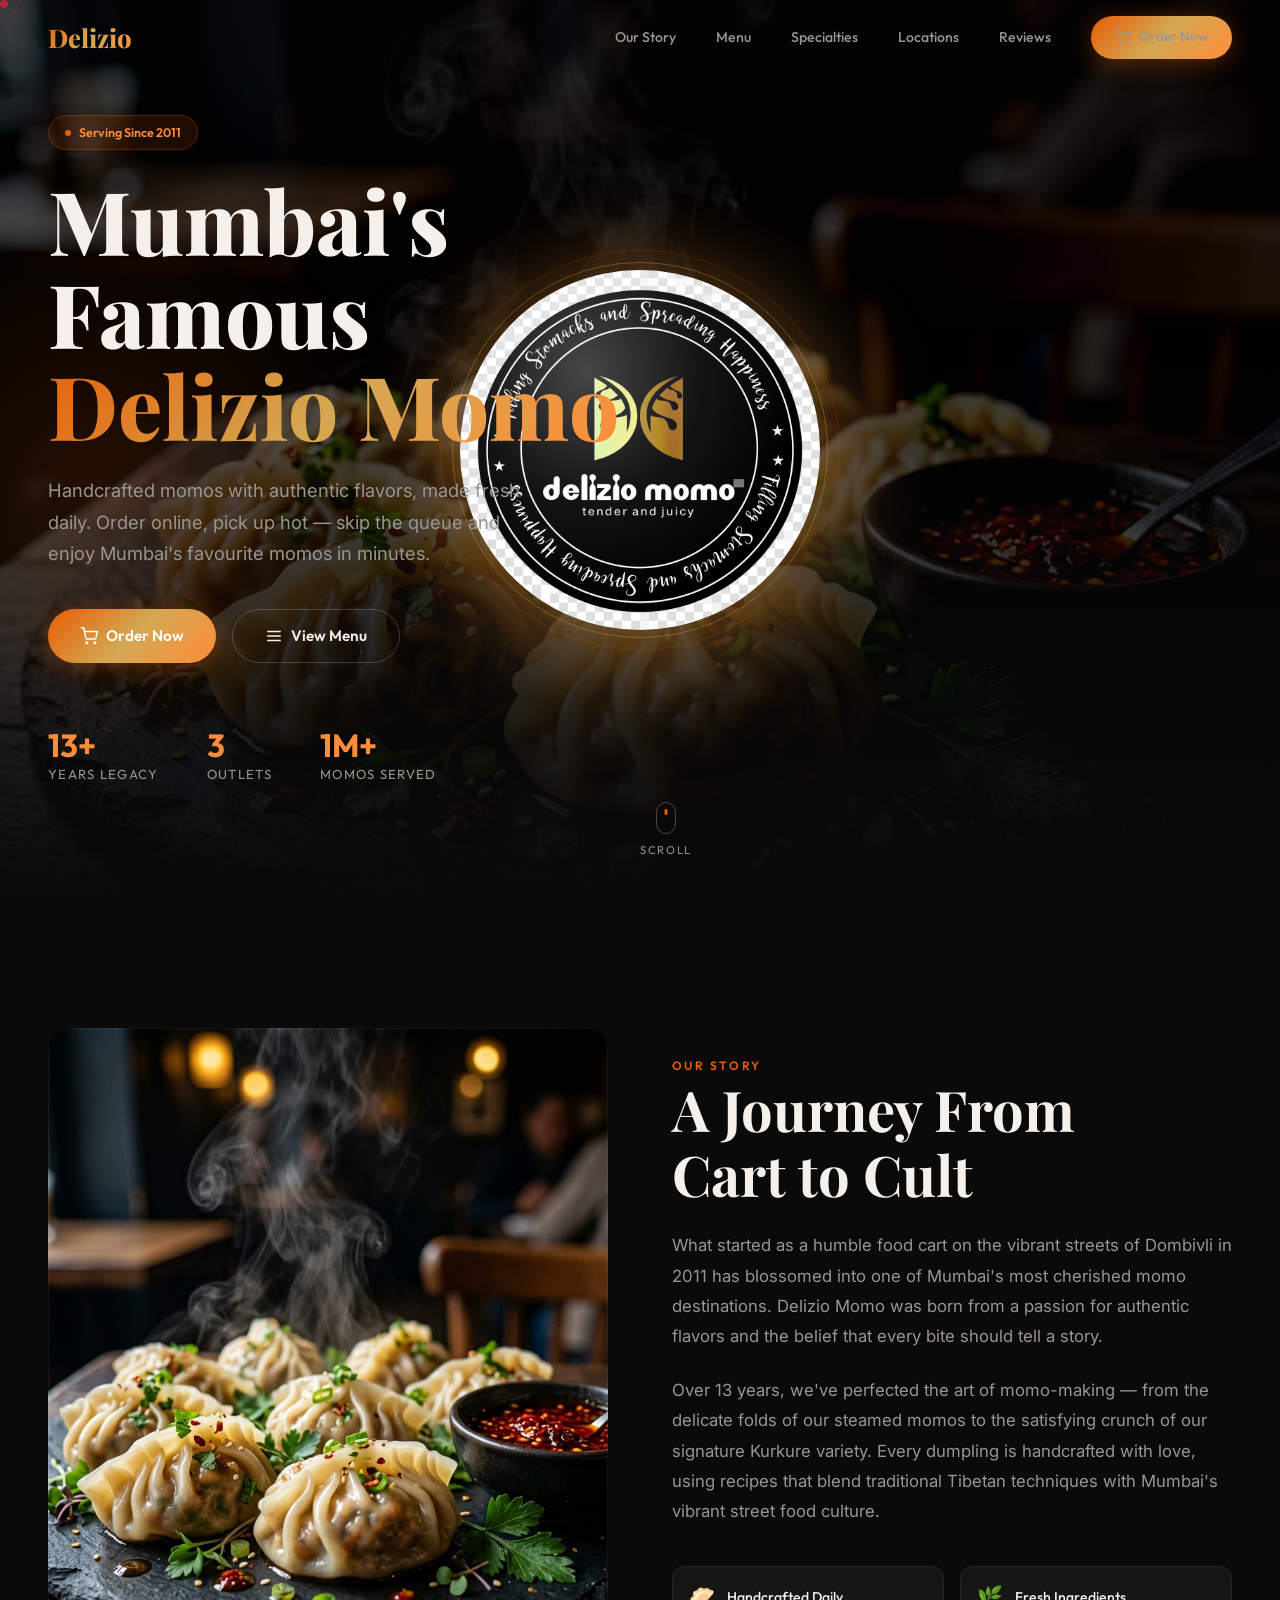
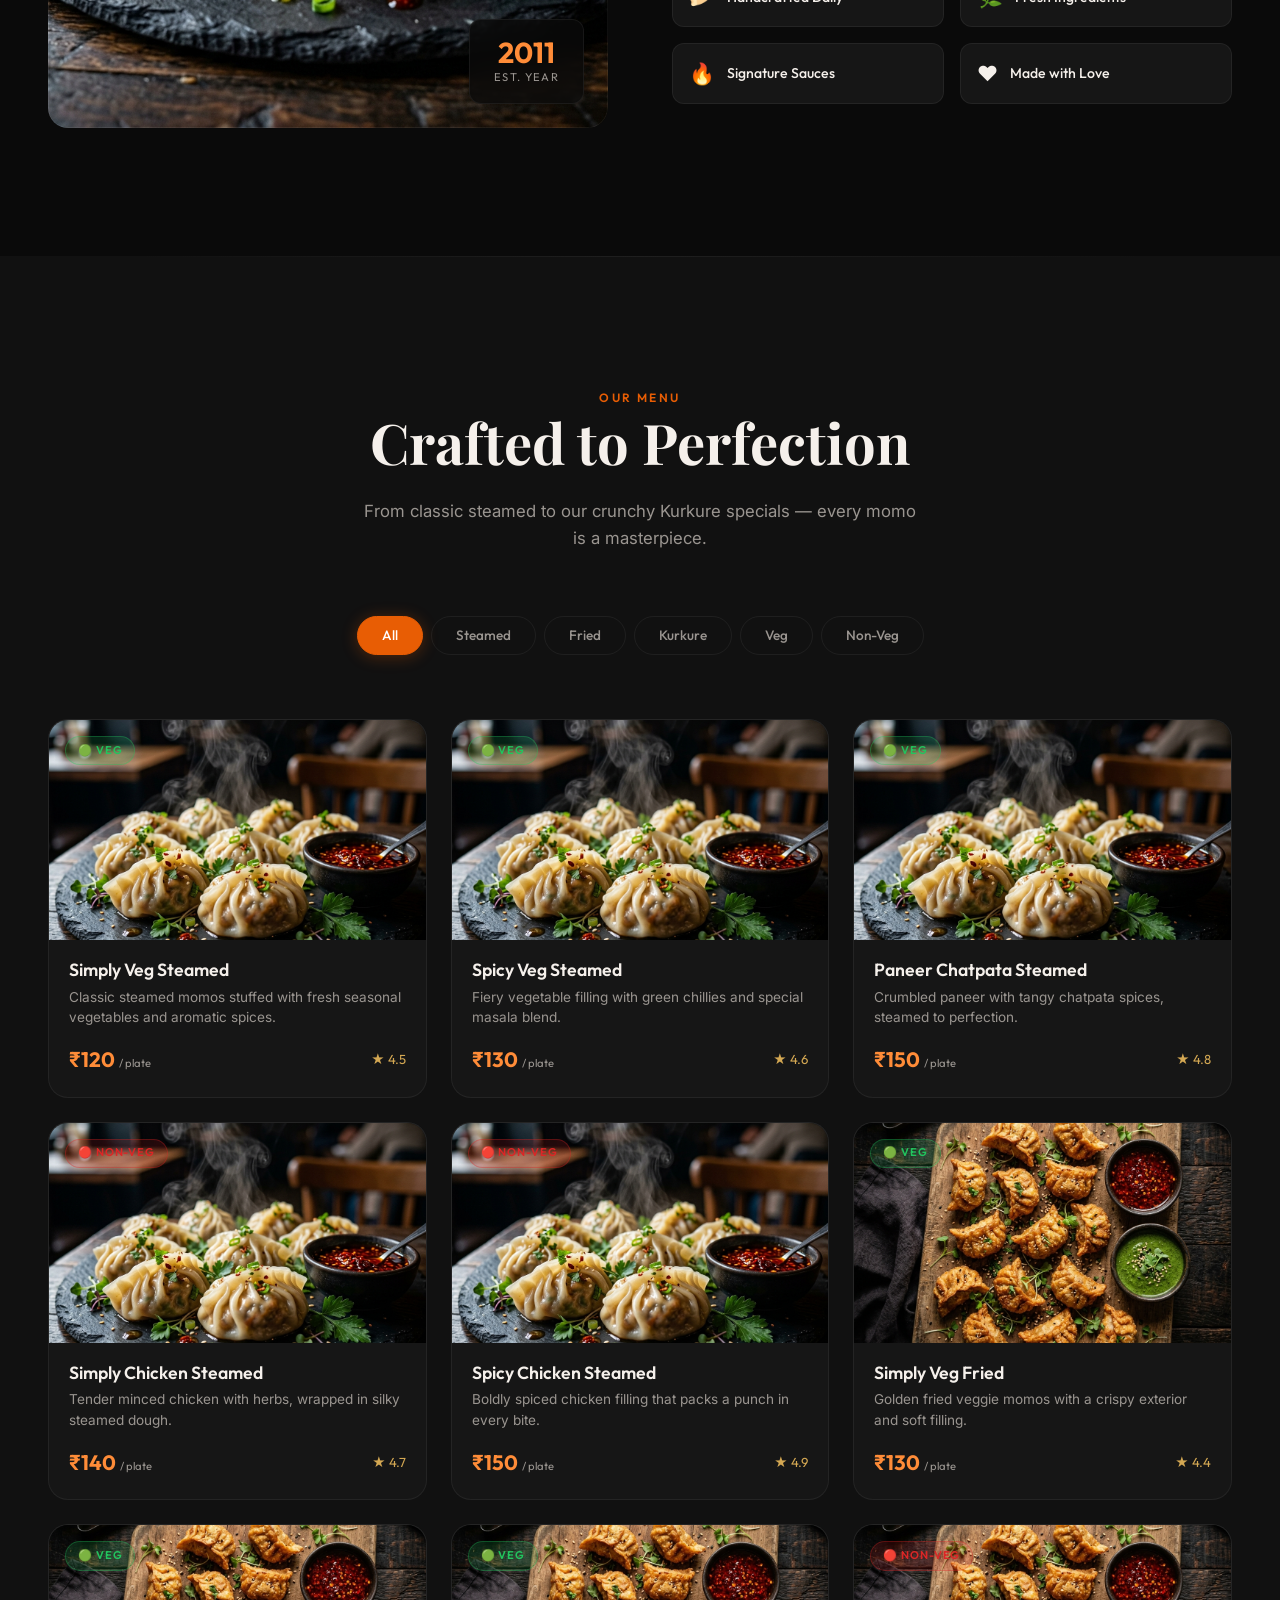
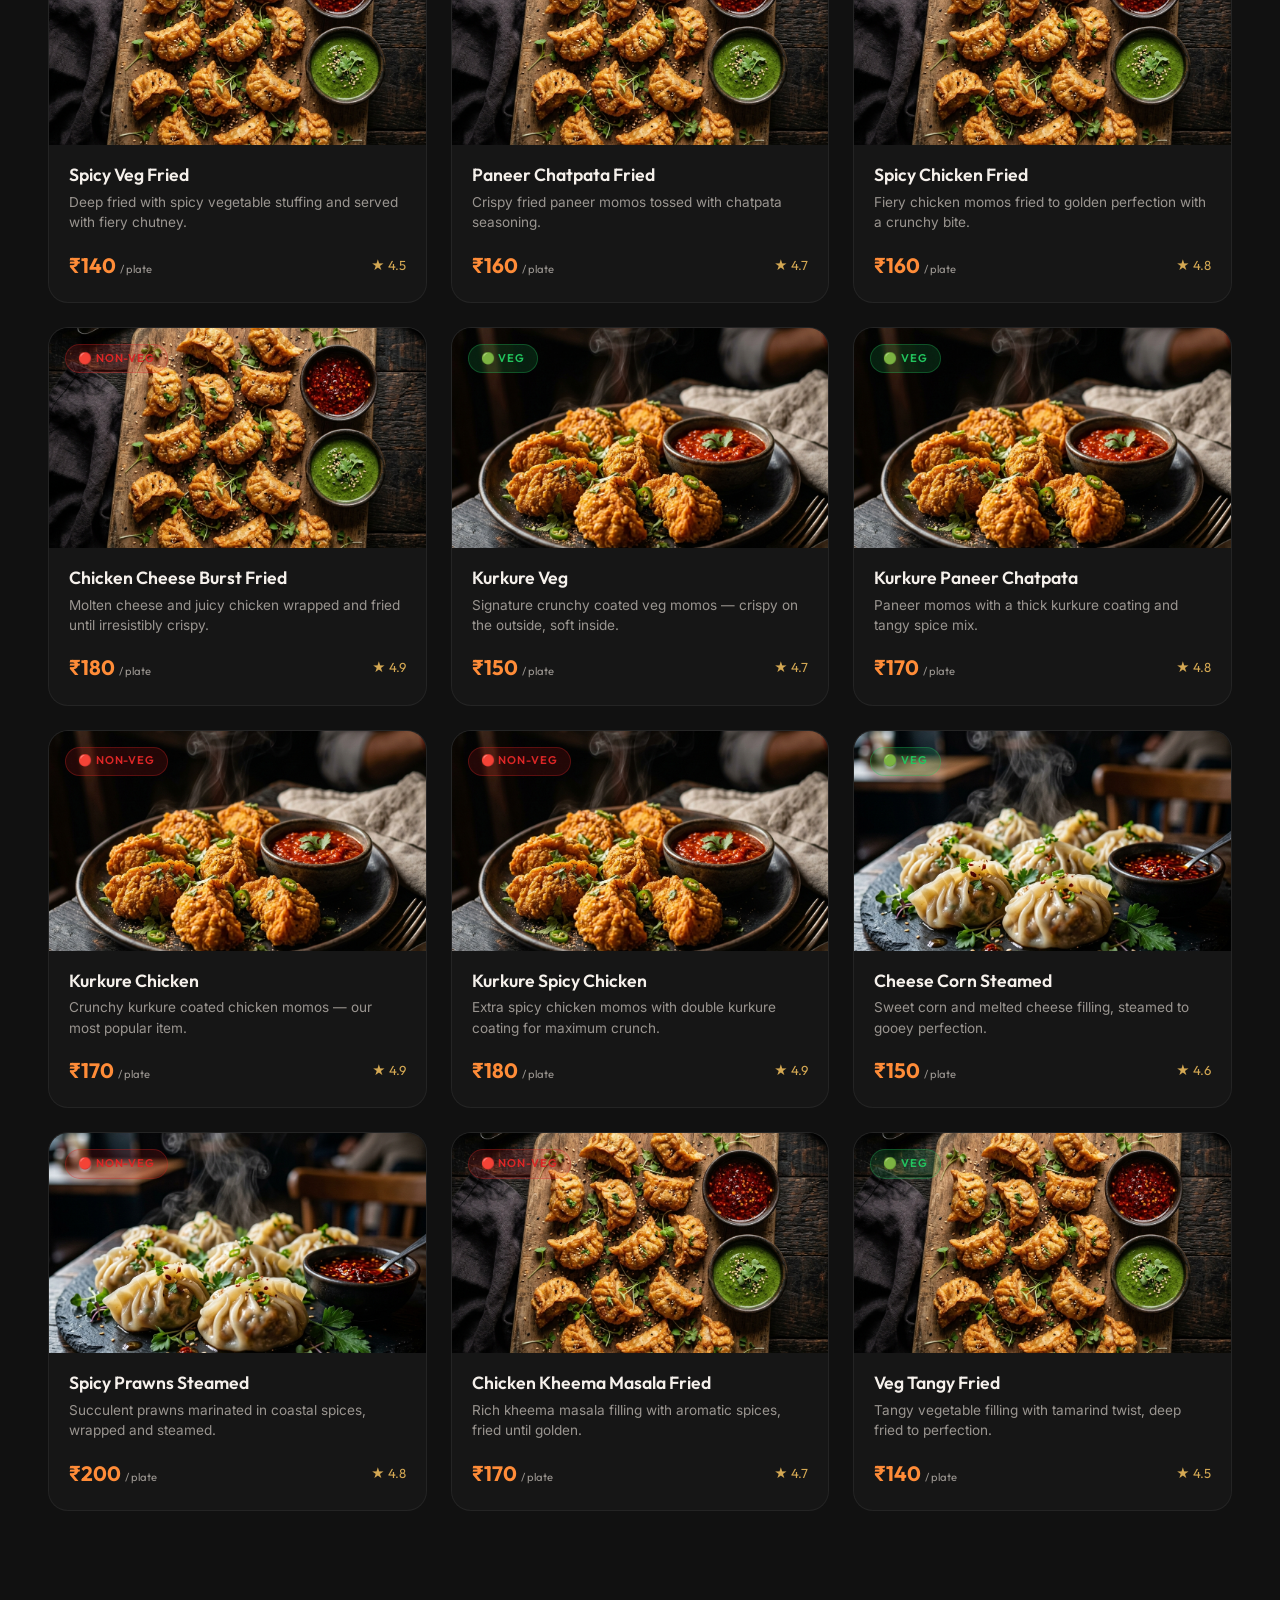
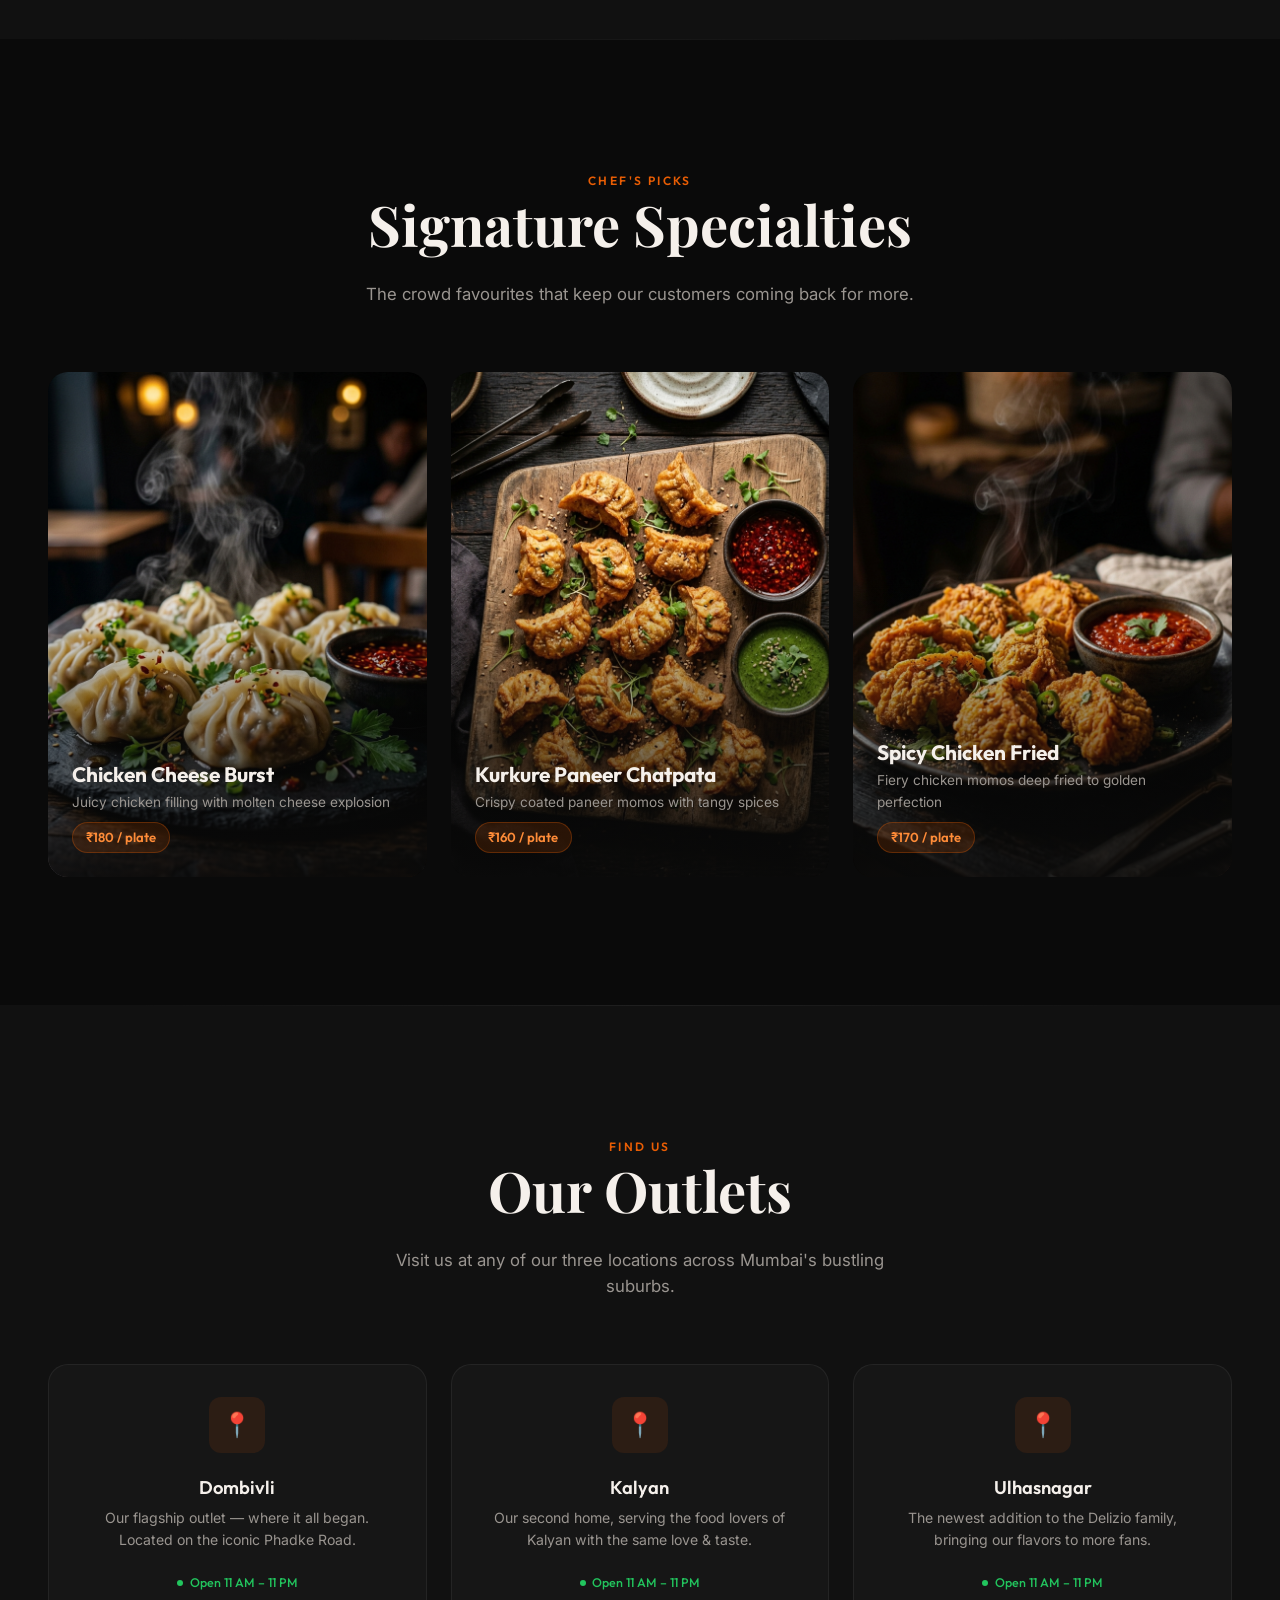
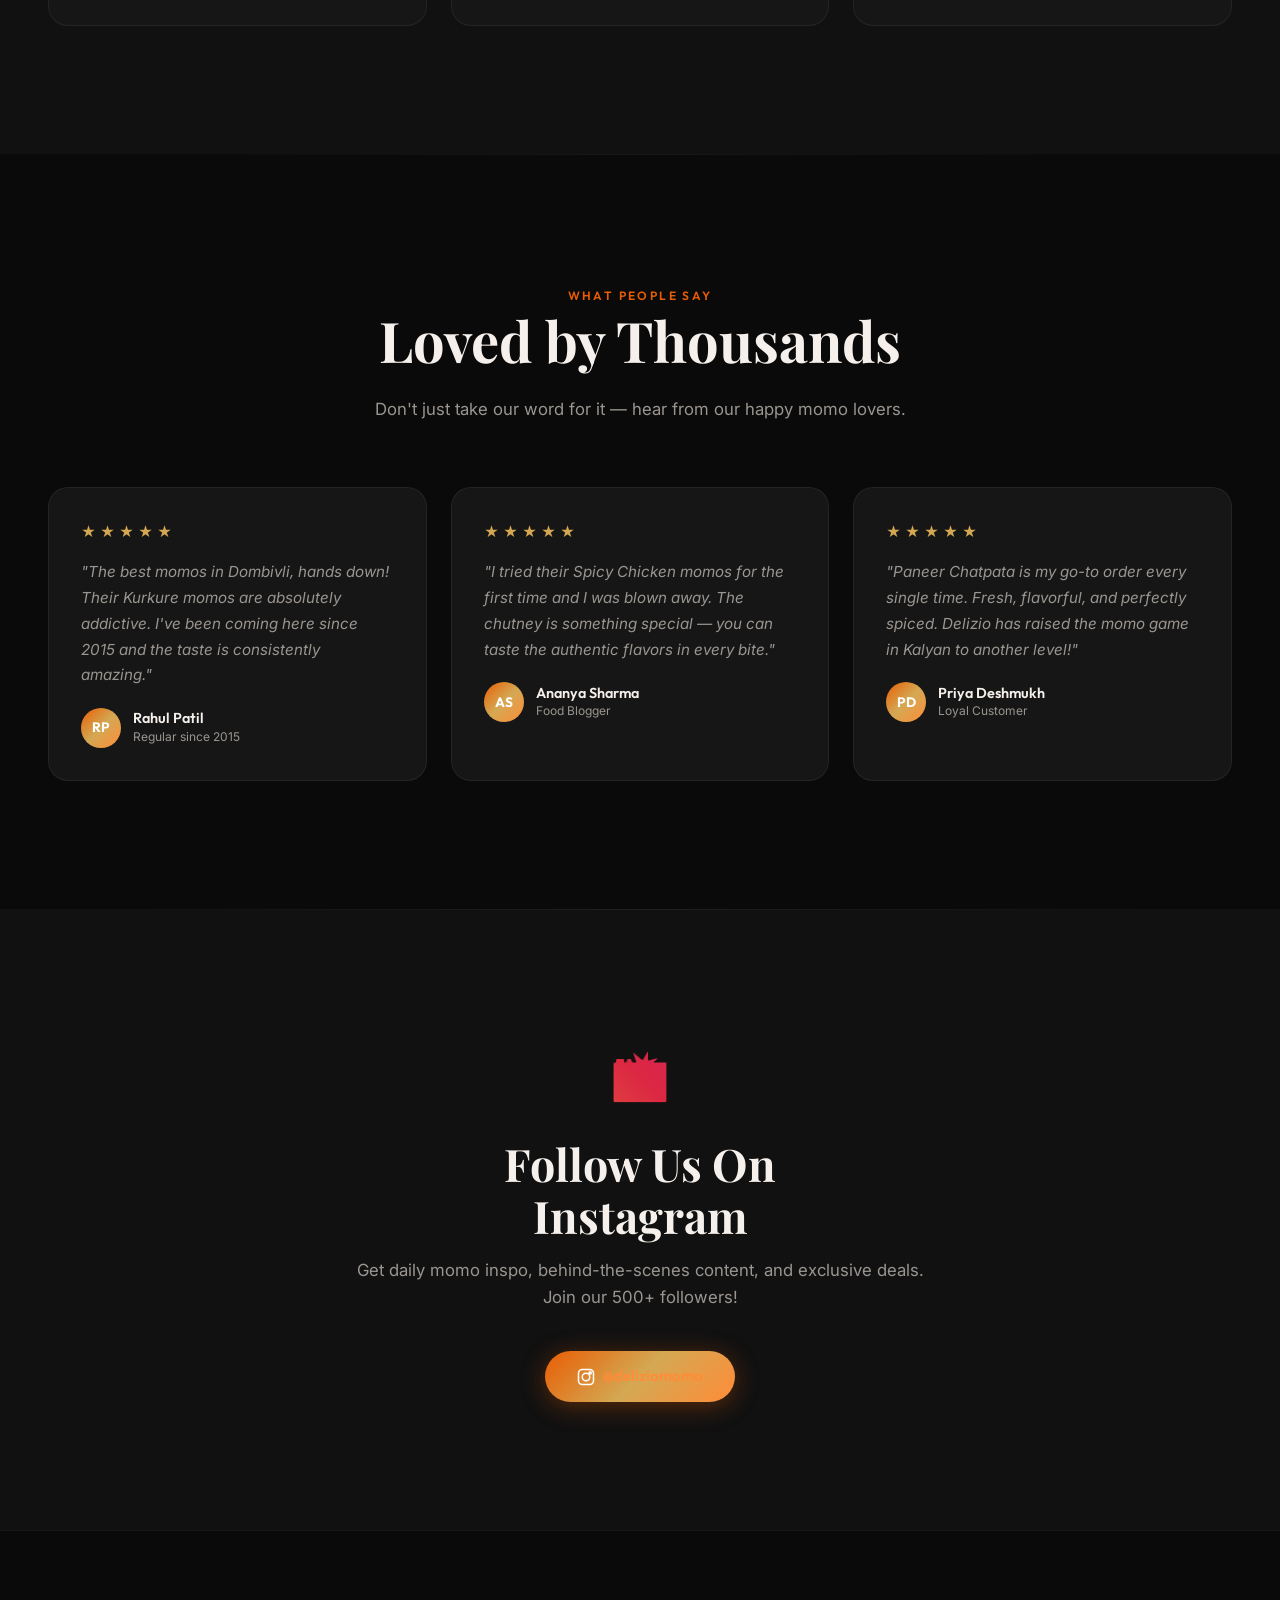
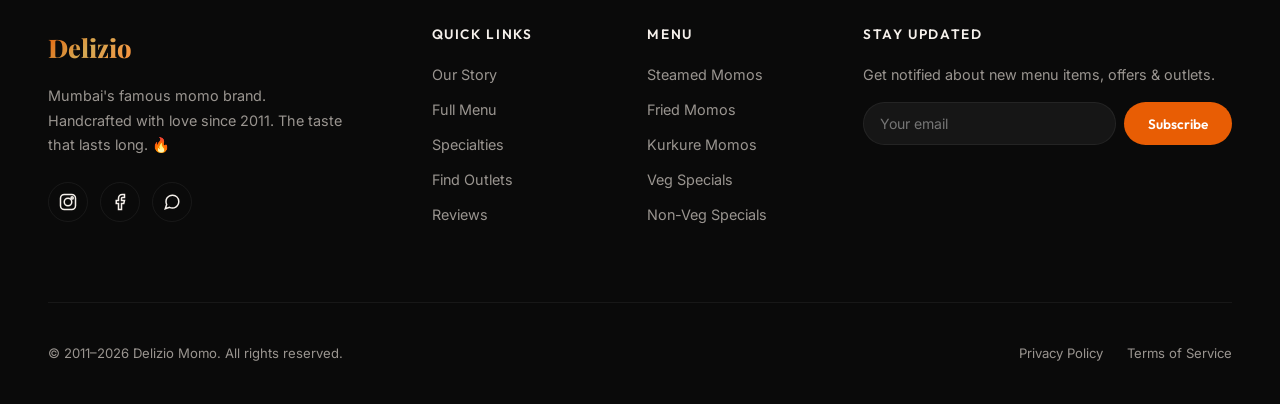
<file: index.html>
<!DOCTYPE html>
<html lang="en">
<head>
  <meta charset="UTF-8" />
  <meta name="viewport" content="width=device-width, initial-scale=1.0" />
  <title>Delizio Momo — Mumbai's Famous Momo Since 2011</title>
  <meta name="description" content="Delizio Momo — Mumbai's most loved momo brand since 2011. Serving handcrafted steamed, fried & kurkure momos across Dombivli, Kalyan & Ulhasnagar. The taste that lasts long." />
  <meta name="keywords" content="Delizio Momo, momos, Dombivli, Kalyan, Ulhasnagar, Mumbai momos, steamed momos, fried momos, franchise" />
  <meta property="og:title" content="Delizio Momo — Mumbai's Famous Momo Since 2011" />
  <meta property="og:description" content="Handcrafted momos with authentic flavors. Serving since 2011 across multiple locations in Mumbai." />
  <meta property="og:type" content="website" />
  <link rel="stylesheet" href="styles.css" />
</head>
<body>

  <!-- Preloader -->
  <div class="preloader" id="preloader">
    <div class="preloader-logo">Delizio</div>
    <div class="preloader-bar"><span></span></div>
  </div>

  <!-- Custom Cursor -->
  <div class="cursor-dot" id="cursorDot"></div>
  <div class="cursor-ring" id="cursorRing"></div>

  <!-- Floating Particles -->
  <div class="particles" id="particles"></div>

  <!-- ===== NAVBAR ===== -->
  <nav class="navbar" id="navbar">
    <div class="container">
      <a href="#" class="nav-logo" id="nav-logo">Delizio</a>
      <div class="nav-links" id="navLinks">
        <a href="#about">Our Story</a>
        <a href="#menu">Menu</a>
        <a href="#specialties">Specialties</a>
        <a href="#locations">Locations</a>
        <a href="#reviews">Reviews</a>
        <a href="order.html" class="btn btn-primary">
          <svg width="16" height="16" viewBox="0 0 24 24" fill="none" stroke="currentColor" stroke-width="2"><circle cx="9" cy="21" r="1"/><circle cx="20" cy="21" r="1"/><path d="M1 1h4l2.68 13.39a2 2 0 002 1.61h9.72a2 2 0 002-1.61L23 6H6"/></svg>
          Order Now
        </a>
      </div>
      <button class="nav-toggle" id="navToggle" aria-label="Toggle menu">
        <span></span><span></span><span></span>
      </button>
    </div>
  </nav>

  <!-- ===== HERO ===== -->
  <section class="hero" id="hero">
    <div class="hero-bg">
      <img src="assets/images/hero-momos.png" alt="Delizio Momo steamed momos on slate plate" />
    </div>
    <div class="hero-glow"></div>
    
    <!-- 3D Glass Logo Background -->
    <div class="hero-logo-wrap" id="heroLogoWrap">
      <div class="hero-logo-scene">
        <div class="hero-logo-orb" id="heroLogoOrb">
          <img src="assets/images/logo-3d.png" alt="Delizio Momo Logo" class="hero-logo-img" />
          <!-- Glass shine overlay -->
          <div class="logo-glass-shine"></div>
          <!-- Ambient ring glow -->
          <div class="logo-ring-1"></div>
          <div class="logo-ring-2"></div>
        </div>
      </div>
    </div>
    <div class="container">
      <div class="hero-content">
        <div class="hero-badge">
          <span class="dot"></span>
          Serving Since 2011
        </div>
        <h1>Mumbai's Famous<br/><span>Delizio Momo</span></h1>
        <p class="hero-desc">
          Handcrafted momos with authentic flavors, made fresh daily.
          Order online, pick up hot — skip the queue and enjoy 
          Mumbai's favourite momos in minutes.
        </p>
        <div class="hero-actions">
          <a href="order.html" class="btn btn-primary">
            <svg width="18" height="18" viewBox="0 0 24 24" fill="none" stroke="currentColor" stroke-width="2"><circle cx="9" cy="21" r="1"/><circle cx="20" cy="21" r="1"/><path d="M1 1h4l2.68 13.39a2 2 0 002 1.61h9.72a2 2 0 002-1.61L23 6H6"/></svg>
            Order Now
          </a>
          <a href="#menu" class="btn btn-outline">
            <svg width="18" height="18" viewBox="0 0 24 24" fill="none" stroke="currentColor" stroke-width="2"><path d="M3 6h18M3 12h18M3 18h18"/></svg>
            View Menu
          </a>
        </div>
        <div class="hero-stats">
          <div class="hero-stat">
            <h3 id="stat-years">13+</h3>
            <p>Years Legacy</p>
          </div>
          <div class="hero-stat">
            <h3 id="stat-outlets">3</h3>
            <p>Outlets</p>
          </div>
          <div class="hero-stat">
            <h3 id="stat-momos">1M+</h3>
            <p>Momos Served</p>
          </div>
        </div>
      </div>
    </div>


    <div class="scroll-indicator">
      <div class="scroll-mouse"></div>
      <span>Scroll</span>
    </div>
  </section>

  <!-- ===== ABOUT ===== -->
  <section class="about section-pad" id="about">
    <div class="container">
      <div class="about-grid">
        <div class="about-image reveal">
          <img src="assets/images/hero-momos.png" alt="Delizio Momo since 2011" />
          <div class="about-badge">
            <h4>2011</h4>
            <p>Est. Year</p>
          </div>
        </div>
        <div class="about-text">
          <span class="section-label reveal">Our Story</span>
          <h2 class="section-title reveal reveal-delay-1">A Journey From<br/>Cart to Cult</h2>
          <p class="reveal reveal-delay-2">
            What started as a humble food cart on the vibrant streets of Dombivli 
            in 2011 has blossomed into one of Mumbai's most cherished momo destinations. 
            Delizio Momo was born from a passion for authentic flavors and the belief 
            that every bite should tell a story.
          </p>
          <p class="reveal reveal-delay-3">
            Over 13 years, we've perfected the art of momo-making — from the delicate 
            folds of our steamed momos to the satisfying crunch of our signature Kurkure 
            variety. Every dumpling is handcrafted with love, using recipes that blend 
            traditional Tibetan techniques with Mumbai's vibrant street food culture.
          </p>
          <div class="about-features reveal reveal-delay-4">
            <div class="about-feature">
              <span class="icon">🥟</span>
              <span>Handcrafted Daily</span>
            </div>
            <div class="about-feature">
              <span class="icon">🌿</span>
              <span>Fresh Ingredients</span>
            </div>
            <div class="about-feature">
              <span class="icon">🔥</span>
              <span>Signature Sauces</span>
            </div>
            <div class="about-feature">
              <span class="icon">❤️</span>
              <span>Made with Love</span>
            </div>
          </div>
        </div>
      </div>
    </div>
  </section>

  <!-- ===== MENU ===== -->
  <section class="menu section-pad" id="menu">
    <div class="container">
      <div class="menu-header">
        <span class="section-label reveal">Our Menu</span>
        <h2 class="section-title reveal reveal-delay-1">Crafted to Perfection</h2>
        <p class="section-sub reveal reveal-delay-2">From classic steamed to our crunchy Kurkure specials — every momo is a masterpiece.</p>
      </div>

      <div class="menu-tabs reveal">
        <button class="menu-tab active" data-filter="all">All</button>
        <button class="menu-tab" data-filter="steamed">Steamed</button>
        <button class="menu-tab" data-filter="fried">Fried</button>
        <button class="menu-tab" data-filter="kurkure">Kurkure</button>
        <button class="menu-tab" data-filter="veg">Veg</button>
        <button class="menu-tab" data-filter="non-veg">Non-Veg</button>
      </div>

      <div class="menu-grid" id="menuGrid">
        <!-- Cards injected by JS -->
      </div>
    </div>
  </section>

  <!-- ===== SPECIALTIES ===== -->
  <section class="specialties section-pad" id="specialties">
    <div class="container">
      <div class="specialties-header">
        <span class="section-label reveal">Chef's Picks</span>
        <h2 class="section-title reveal reveal-delay-1">Signature Specialties</h2>
        <p class="section-sub reveal reveal-delay-2">The crowd favourites that keep our customers coming back for more.</p>
      </div>

      <div class="specialties-grid">
        <div class="specialty-card reveal">
          <img src="assets/images/hero-momos.png" alt="Chicken Cheese Burst Steamed Momos" />
          <div class="specialty-card-overlay">
            <h3>Chicken Cheese Burst</h3>
            <p>Juicy chicken filling with molten cheese explosion</p>
            <span class="price-tag">₹180 / plate</span>
          </div>
        </div>
        <div class="specialty-card reveal reveal-delay-1">
          <img src="assets/images/fried-momos.png" alt="Kurkure Paneer Momos" />
          <div class="specialty-card-overlay">
            <h3>Kurkure Paneer Chatpata</h3>
            <p>Crispy coated paneer momos with tangy spices</p>
            <span class="price-tag">₹160 / plate</span>
          </div>
        </div>
        <div class="specialty-card reveal reveal-delay-2">
          <img src="assets/images/kurkure-momos.png" alt="Spicy Chicken Fried Momos" />
          <div class="specialty-card-overlay">
            <h3>Spicy Chicken Fried</h3>
            <p>Fiery chicken momos deep fried to golden perfection</p>
            <span class="price-tag">₹170 / plate</span>
          </div>
        </div>
      </div>
    </div>
  </section>

  <!-- ===== LOCATIONS ===== -->
  <section class="locations section-pad" id="locations">
    <div class="container">
      <div class="locations-header">
        <span class="section-label reveal">Find Us</span>
        <h2 class="section-title reveal reveal-delay-1">Our Outlets</h2>
        <p class="section-sub reveal reveal-delay-2">Visit us at any of our three locations across Mumbai's bustling suburbs.</p>
      </div>

      <div class="locations-grid">
        <div class="location-card reveal">
          <div class="icon">📍</div>
          <h3>Dombivli</h3>
          <p>Our flagship outlet — where it all began. Located on the iconic Phadke Road.</p>
          <div class="hours"><span class="dot"></span> Open 11 AM – 11 PM</div>
        </div>
        <div class="location-card reveal reveal-delay-1">
          <div class="icon">📍</div>
          <h3>Kalyan</h3>
          <p>Our second home, serving the food lovers of Kalyan with the same love & taste.</p>
          <div class="hours"><span class="dot"></span> Open 11 AM – 11 PM</div>
        </div>
        <div class="location-card reveal reveal-delay-2">
          <div class="icon">📍</div>
          <h3>Ulhasnagar</h3>
          <p>The newest addition to the Delizio family, bringing our flavors to more fans.</p>
          <div class="hours"><span class="dot"></span> Open 11 AM – 11 PM</div>
        </div>
      </div>
    </div>
  </section>

  <!-- ===== TESTIMONIALS ===== -->
  <section class="testimonials section-pad" id="reviews">
    <div class="container">
      <div class="testimonials-header">
        <span class="section-label reveal">What People Say</span>
        <h2 class="section-title reveal reveal-delay-1">Loved by Thousands</h2>
        <p class="section-sub reveal reveal-delay-2">Don't just take our word for it — hear from our happy momo lovers.</p>
      </div>

      <div class="testimonials-track">
        <div class="testimonial-card reveal">
          <div class="testimonial-stars">★ ★ ★ ★ ★</div>
          <blockquote>"The best momos in Dombivli, hands down! Their Kurkure momos are absolutely addictive. I've been coming here since 2015 and the taste is consistently amazing."</blockquote>
          <div class="testimonial-author">
            <div class="testimonial-avatar">RP</div>
            <div class="testimonial-author-info">
              <h4>Rahul Patil</h4>
              <p>Regular since 2015</p>
            </div>
          </div>
        </div>
        <div class="testimonial-card reveal reveal-delay-1">
          <div class="testimonial-stars">★ ★ ★ ★ ★</div>
          <blockquote>"I tried their Spicy Chicken momos for the first time and I was blown away. The chutney is something special — you can taste the authentic flavors in every bite."</blockquote>
          <div class="testimonial-author">
            <div class="testimonial-avatar">AS</div>
            <div class="testimonial-author-info">
              <h4>Ananya Sharma</h4>
              <p>Food Blogger</p>
            </div>
          </div>
        </div>
        <div class="testimonial-card reveal reveal-delay-2">
          <div class="testimonial-stars">★ ★ ★ ★ ★</div>
          <blockquote>"Paneer Chatpata is my go-to order every single time. Fresh, flavorful, and perfectly spiced. Delizio has raised the momo game in Kalyan to another level!"</blockquote>
          <div class="testimonial-author">
            <div class="testimonial-avatar">PD</div>
            <div class="testimonial-author-info">
              <h4>Priya Deshmukh</h4>
              <p>Loyal Customer</p>
            </div>
          </div>
        </div>
      </div>
    </div>
  </section>

  <!-- ===== INSTAGRAM CTA ===== -->
  <section class="insta-cta section-pad" id="instagram">
    <div class="container">
      <div class="insta-inner reveal">
        <div class="icon">📸</div>
        <h2>Follow Us On<br/>Instagram</h2>
        <p>Get daily momo inspo, behind-the-scenes content, and exclusive deals. Join our 500+ followers!</p>
        <a href="https://www.instagram.com/deliziomomo/" target="_blank" class="btn btn-primary">
          <svg width="18" height="18" viewBox="0 0 24 24" fill="none" stroke="currentColor" stroke-width="2"><rect x="2" y="2" width="20" height="20" rx="5"/><circle cx="12" cy="12" r="5"/><circle cx="17.5" cy="6.5" r="1.5"/></svg>
          <span class="insta-handle">@deliziomomo</span>
        </a>
      </div>
    </div>
  </section>

  <!-- ===== FOOTER ===== -->
  <footer class="footer" id="footer">
    <div class="container">
      <div class="footer-grid">
        <div class="footer-brand">
          <a href="#" class="nav-logo">Delizio</a>
          <p>Mumbai's famous momo brand. Handcrafted with love since 2011. The taste that lasts long. 🔥</p>
          <div class="footer-socials">
            <a href="https://www.instagram.com/deliziomomo/" target="_blank" class="footer-social-link" aria-label="Instagram">
              <svg width="18" height="18" viewBox="0 0 24 24" fill="none" stroke="currentColor" stroke-width="2"><rect x="2" y="2" width="20" height="20" rx="5"/><circle cx="12" cy="12" r="5"/><circle cx="17.5" cy="6.5" r="1.5"/></svg>
            </a>
            <a href="#" class="footer-social-link" aria-label="Facebook">
              <svg width="18" height="18" viewBox="0 0 24 24" fill="none" stroke="currentColor" stroke-width="2"><path d="M18 2h-3a5 5 0 00-5 5v3H7v4h3v8h4v-8h3l1-4h-4V7a1 1 0 011-1h3z"/></svg>
            </a>
            <a href="#" class="footer-social-link" aria-label="WhatsApp">
              <svg width="18" height="18" viewBox="0 0 24 24" fill="none" stroke="currentColor" stroke-width="2"><path d="M21 11.5a8.38 8.38 0 01-.9 3.8 8.5 8.5 0 01-7.6 4.7 8.38 8.38 0 01-3.8-.9L3 21l1.9-5.7a8.38 8.38 0 01-.9-3.8 8.5 8.5 0 014.7-7.6 8.38 8.38 0 013.8-.9h.5a8.48 8.48 0 018 8v.5z"/></svg>
            </a>
          </div>
        </div>

        <div class="footer-col">
          <h4>Quick Links</h4>
          <a href="#about">Our Story</a>
          <a href="#menu">Full Menu</a>
          <a href="#specialties">Specialties</a>
          <a href="#locations">Find Outlets</a>
          <a href="#reviews">Reviews</a>
        </div>

        <div class="footer-col">
          <h4>Menu</h4>
          <a href="#menu">Steamed Momos</a>
          <a href="#menu">Fried Momos</a>
          <a href="#menu">Kurkure Momos</a>
          <a href="#menu">Veg Specials</a>
          <a href="#menu">Non-Veg Specials</a>
        </div>

        <div class="footer-col footer-newsletter">
          <h4>Stay Updated</h4>
          <p>Get notified about new menu items, offers & outlets.</p>
          <form class="footer-newsletter-form" onsubmit="event.preventDefault(); alert('Thank you for subscribing! 🥟');">
            <input type="email" placeholder="Your email" required />
            <button type="submit">Subscribe</button>
          </form>
        </div>
      </div>

      <div class="footer-bottom">
        <p>&copy; 2011–2026 Delizio Momo. All rights reserved.</p>
        <div class="footer-bottom-links">
          <a href="#">Privacy Policy</a>
          <a href="#">Terms of Service</a>
        </div>
      </div>
    </div>
  </footer>

  <script>
  /* ===== DELIZIO MOMO — INTERACTIVITY ===== */

  // --- Preloader ---
  window.addEventListener('load', () => {
    setTimeout(() => {
      document.getElementById('preloader').classList.add('hide');
    }, 2000);
  });

  // --- Custom Cursor ---
  const dot = document.getElementById('cursorDot');
  const ring = document.getElementById('cursorRing');
  let mouseX = 0, mouseY = 0, ringX = 0, ringY = 0;

  document.addEventListener('mousemove', e => {
    mouseX = e.clientX;
    mouseY = e.clientY;
    dot.style.left = mouseX - 4 + 'px';
    dot.style.top  = mouseY - 4 + 'px';
  });

  function animateRing() {
    ringX += (mouseX - ringX) * 0.15;
    ringY += (mouseY - ringY) * 0.15;
    ring.style.left = ringX - 20 + 'px';
    ring.style.top  = ringY - 20 + 'px';
    requestAnimationFrame(animateRing);
  }
  animateRing();

  // --- Navbar scroll ---
  const navbar = document.getElementById('navbar');
  window.addEventListener('scroll', () => {
    navbar.classList.toggle('scrolled', window.scrollY > 60);
  });

  // --- Mobile nav ---
  const navToggle = document.getElementById('navToggle');
  const navLinks  = document.getElementById('navLinks');
  navToggle.addEventListener('click', () => {
    navToggle.classList.toggle('active');
    navLinks.classList.toggle('open');
  });
  navLinks.querySelectorAll('a').forEach(a => {
    a.addEventListener('click', () => {
      navToggle.classList.remove('active');
      navLinks.classList.remove('open');
    });
  });

  // --- Scroll Reveal ---
  const reveals = document.querySelectorAll('.reveal');
  const revealObs = new IntersectionObserver((entries) => {
    entries.forEach(e => {
      if (e.isIntersecting) {
        e.target.classList.add('visible');
        revealObs.unobserve(e.target);
      }
    });
  }, { threshold: 0.15 });
  reveals.forEach(el => revealObs.observe(el));

  // --- Floating Particles ---
  const particlesEl = document.getElementById('particles');
  for (let i = 0; i < 25; i++) {
    const p = document.createElement('div');
    p.classList.add('particle');
    p.style.left = Math.random() * 100 + '%';
    p.style.animationDuration = (10 + Math.random() * 20) + 's';
    p.style.animationDelay   = Math.random() * 15 + 's';
    p.style.width = p.style.height = (2 + Math.random() * 3) + 'px';
    particlesEl.appendChild(p);
  }

  // --- Menu Data ---
  const menuItems = [
    {
      name: 'Simply Veg Steamed',
      desc: 'Classic steamed momos stuffed with fresh seasonal vegetables and aromatic spices.',
      price: 120, type: 'steamed', diet: 'veg', rating: 4.5,
      img: 'assets/images/hero-momos.png'
    },
    {
      name: 'Spicy Veg Steamed',
      desc: 'Fiery vegetable filling with green chillies and special masala blend.',
      price: 130, type: 'steamed', diet: 'veg', rating: 4.6,
      img: 'assets/images/hero-momos.png'
    },
    {
      name: 'Paneer Chatpata Steamed',
      desc: 'Crumbled paneer with tangy chatpata spices, steamed to perfection.',
      price: 150, type: 'steamed', diet: 'veg', rating: 4.8,
      img: 'assets/images/hero-momos.png'
    },
    {
      name: 'Simply Chicken Steamed',
      desc: 'Tender minced chicken with herbs, wrapped in silky steamed dough.',
      price: 140, type: 'steamed', diet: 'non-veg', rating: 4.7,
      img: 'assets/images/hero-momos.png'
    },
    {
      name: 'Spicy Chicken Steamed',
      desc: 'Boldly spiced chicken filling that packs a punch in every bite.',
      price: 150, type: 'steamed', diet: 'non-veg', rating: 4.9,
      img: 'assets/images/hero-momos.png'
    },
    {
      name: 'Simply Veg Fried',
      desc: 'Golden fried veggie momos with a crispy exterior and soft filling.',
      price: 130, type: 'fried', diet: 'veg', rating: 4.4,
      img: 'assets/images/fried-momos.png'
    },
    {
      name: 'Spicy Veg Fried',
      desc: 'Deep fried with spicy vegetable stuffing and served with fiery chutney.',
      price: 140, type: 'fried', diet: 'veg', rating: 4.5,
      img: 'assets/images/fried-momos.png'
    },
    {
      name: 'Paneer Chatpata Fried',
      desc: 'Crispy fried paneer momos tossed with chatpata seasoning.',
      price: 160, type: 'fried', diet: 'veg', rating: 4.7,
      img: 'assets/images/fried-momos.png'
    },
    {
      name: 'Spicy Chicken Fried',
      desc: 'Fiery chicken momos fried to golden perfection with a crunchy bite.',
      price: 160, type: 'fried', diet: 'non-veg', rating: 4.8,
      img: 'assets/images/fried-momos.png'
    },
    {
      name: 'Chicken Cheese Burst Fried',
      desc: 'Molten cheese and juicy chicken wrapped and fried until irresistibly crispy.',
      price: 180, type: 'fried', diet: 'non-veg', rating: 4.9,
      img: 'assets/images/fried-momos.png'
    },
    {
      name: 'Kurkure Veg',
      desc: 'Signature crunchy coated veg momos — crispy on the outside, soft inside.',
      price: 150, type: 'kurkure', diet: 'veg', rating: 4.7,
      img: 'assets/images/kurkure-momos.png'
    },
    {
      name: 'Kurkure Paneer Chatpata',
      desc: 'Paneer momos with a thick kurkure coating and tangy spice mix.',
      price: 170, type: 'kurkure', diet: 'veg', rating: 4.8,
      img: 'assets/images/kurkure-momos.png'
    },
    {
      name: 'Kurkure Chicken',
      desc: 'Crunchy kurkure coated chicken momos — our most popular item.',
      price: 170, type: 'kurkure', diet: 'non-veg', rating: 4.9,
      img: 'assets/images/kurkure-momos.png'
    },
    {
      name: 'Kurkure Spicy Chicken',
      desc: 'Extra spicy chicken momos with double kurkure coating for maximum crunch.',
      price: 180, type: 'kurkure', diet: 'non-veg', rating: 4.9,
      img: 'assets/images/kurkure-momos.png'
    },
    {
      name: 'Cheese Corn Steamed',
      desc: 'Sweet corn and melted cheese filling, steamed to gooey perfection.',
      price: 150, type: 'steamed', diet: 'veg', rating: 4.6,
      img: 'assets/images/hero-momos.png'
    },
    {
      name: 'Spicy Prawns Steamed',
      desc: 'Succulent prawns marinated in coastal spices, wrapped and steamed.',
      price: 200, type: 'steamed', diet: 'non-veg', rating: 4.8,
      img: 'assets/images/hero-momos.png'
    },
    {
      name: 'Chicken Kheema Masala Fried',
      desc: 'Rich kheema masala filling with aromatic spices, fried until golden.',
      price: 170, type: 'fried', diet: 'non-veg', rating: 4.7,
      img: 'assets/images/fried-momos.png'
    },
    {
      name: 'Veg Tangy Fried',
      desc: 'Tangy vegetable filling with tamarind twist, deep fried to perfection.',
      price: 140, type: 'fried', diet: 'veg', rating: 4.5,
      img: 'assets/images/fried-momos.png'
    }
  ];

  // --- Render Menu ---
  const grid = document.getElementById('menuGrid');
  function renderMenu(filter = 'all') {
    const filtered = filter === 'all'
      ? menuItems
      : (filter === 'veg' || filter === 'non-veg')
        ? menuItems.filter(i => i.diet === filter)
        : menuItems.filter(i => i.type === filter);

    grid.innerHTML = filtered.map((item, idx) => `
      <div class="menu-card reveal visible" style="animation: fadeUp 0.6s ${0.05 * idx}s both">
        <div class="menu-card-img">
          <img src="${item.img}" alt="${item.name}" loading="lazy" />
          <span class="menu-card-tag ${item.diet}">${item.diet === 'veg' ? '🟢 Veg' : '🔴 Non-Veg'}</span>
        </div>
        <div class="menu-card-body">
          <h3>${item.name}</h3>
          <p>${item.desc}</p>
          <div class="menu-card-footer">
            <span class="menu-card-price">₹${item.price} <small>/ plate</small></span>
            <span class="menu-card-rating">★ ${item.rating}</span>
          </div>
        </div>
      </div>
    `).join('');
  }
  renderMenu();

  // --- Menu Tabs ---
  document.querySelectorAll('.menu-tab').forEach(tab => {
    tab.addEventListener('click', () => {
      document.querySelectorAll('.menu-tab').forEach(t => t.classList.remove('active'));
      tab.classList.add('active');
      renderMenu(tab.dataset.filter);
    });
  });

  // --- Counter animation ---
  function animateCounter(el, end, suffix = '') {
    const dur = 2000;
    const start = 0;
    const startTime = performance.now();
    function update(now) {
      const elapsed = now - startTime;
      const progress = Math.min(elapsed / dur, 1);
      const eased = 1 - Math.pow(1 - progress, 3);
      el.textContent = Math.floor(start + (end - start) * eased) + suffix;
      if (progress < 1) requestAnimationFrame(update);
    }
    requestAnimationFrame(update);
  }

  const statsObs = new IntersectionObserver((entries) => {
    entries.forEach(e => {
      if (e.isIntersecting) {
        animateCounter(document.getElementById('stat-years'), 13, '+');
        animateCounter(document.getElementById('stat-outlets'), 3, '');
        document.getElementById('stat-momos').textContent = '1M+';
        statsObs.unobserve(e.target);
      }
    });
  }, { threshold: 0.5 });
  const statsSection = document.querySelector('.hero-stats');
  if (statsSection) statsObs.observe(statsSection);

  // --- 3D Logo Tilt Effect ---
  const logoWrap = document.getElementById('heroLogoWrap');
  const logoOrb  = document.getElementById('heroLogoOrb');
  if (logoWrap && logoOrb) {
    logoWrap.addEventListener('mousemove', (e) => {
      const rect = logoWrap.getBoundingClientRect();
      const cx   = rect.left + rect.width  / 2;
      const cy   = rect.top  + rect.height / 2;
      const dx   = (e.clientX - cx) / (rect.width  / 2);
      const dy   = (e.clientY - cy) / (rect.height / 2);
      logoOrb.style.transform = `rotateY(${dx * 18}deg) rotateX(${-dy * 18}deg) scale(1.04)`;
    });
    logoWrap.addEventListener('mouseleave', () => {
      logoOrb.style.transform = 'rotateY(0deg) rotateX(0deg) scale(1)';
    });
  }

  </script>
</body>
</html>
</file>
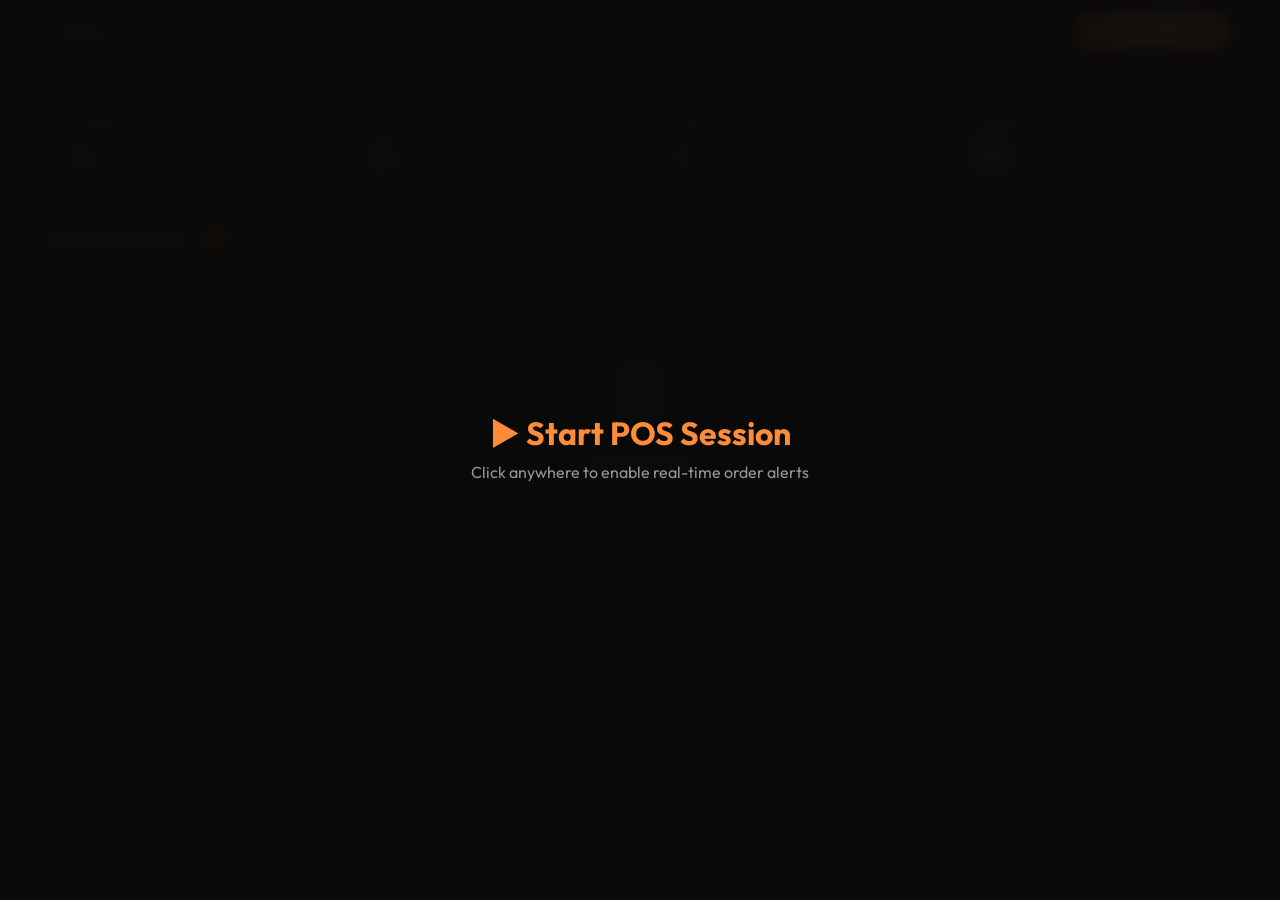
<file: admin.html>
<!DOCTYPE html>
<html lang="en">
<head>
  <meta charset="UTF-8" />
  <meta name="viewport" content="width=device-width, initial-scale=1.0" />
  <title>POS Dashboard — Delizio Momo</title>
  <link rel="stylesheet" href="styles.css" />
  <style>
    /* ===== POS DASHBOARD STYLES ===== */
    body { background: #080808; }

    .pos-wrapper {
      padding-top: 70px;
      min-height: 100vh;
    }

    /* Top bar */
    .pos-topbar {
      position: fixed;
      top: 0;
      left: 0;
      width: 100%;
      z-index: 1000;
      background: rgba(10,10,10,0.92);
      backdrop-filter: blur(20px) saturate(1.6);
      border-bottom: 1px solid var(--color-border);
      padding: 0.8rem 0;
    }
    .pos-topbar .container {
      display: flex;
      align-items: center;
      justify-content: space-between;
    }
    .pos-topbar-left {
      display: flex;
      align-items: center;
      gap: 1.25rem;
    }
    .pos-topbar-left .nav-logo { font-size: 1.3rem; }
    .pos-badge {
      display: inline-flex;
      align-items: center;
      gap: 0.4rem;
      padding: 0.3rem 0.9rem;
      border-radius: var(--radius-full);
      background: rgba(34,197,94,0.1);
      border: 1px solid rgba(34,197,94,0.2);
      font-family: var(--font-ui);
      font-size: 0.72rem;
      font-weight: 600;
      color: var(--color-green);
    }
    .pos-badge .dot {
      width: 6px; height: 6px;
      border-radius: 50%;
      background: var(--color-green);
      animation: pulse-dot 2s ease-in-out infinite;
    }
    .pos-topbar-right {
      display: flex;
      align-items: center;
      gap: 1rem;
    }
    .pos-clock {
      font-family: var(--font-ui);
      font-size: 0.88rem;
      color: var(--color-text-dim);
      font-variant-numeric: tabular-nums;
    }
    .pos-sound-toggle {
      display: flex;
      align-items: center;
      gap: 0.4rem;
      padding: 0.4rem 0.9rem;
      border-radius: var(--radius-full);
      border: 1px solid var(--color-border);
      font-family: var(--font-ui);
      font-size: 0.78rem;
      font-weight: 500;
      color: var(--color-text-dim);
      cursor: pointer;
      transition: all var(--dur-fast) ease;
    }
    .pos-sound-toggle.on { border-color: var(--color-accent); color: var(--color-accent-2); }

    /* Stats bar */
    .pos-stats {
      display: flex;
      gap: 1rem;
      margin-bottom: 1.5rem;
    }
    .pos-stat-card {
      flex: 1;
      padding: 1.25rem 1.5rem;
      background: var(--color-surface);
      border: 1px solid var(--color-border);
      border-radius: var(--radius-md);
    }
    .pos-stat-card h4 {
      font-family: var(--font-ui);
      font-size: 0.72rem;
      font-weight: 600;
      text-transform: uppercase;
      letter-spacing: 0.1em;
      color: var(--color-text-dim);
      margin-bottom: 0.3rem;
    }
    .pos-stat-card .value {
      font-family: var(--font-ui);
      font-size: 1.8rem;
      font-weight: 700;
    }
    .pos-stat-card .value.orange { color: var(--color-accent-2); }
    .pos-stat-card .value.green { color: var(--color-green); }
    .pos-stat-card .value.red { color: var(--color-red); }

    /* Content */
    .pos-content { padding: 1.5rem 0 3rem; }
    .pos-section-title {
      font-family: var(--font-ui);
      font-size: 1.15rem;
      font-weight: 700;
      margin-bottom: 1rem;
      display: flex;
      align-items: center;
      gap: 0.75rem;
    }
    .pos-section-title .count {
      background: var(--color-accent);
      color: #fff;
      font-size: 0.72rem;
      font-weight: 700;
      padding: 0.15rem 0.6rem;
      border-radius: var(--radius-full);
    }

    /* Order cards */
    .pos-orders { display: flex; flex-direction: column; gap: 1rem; }

    .pos-order-card {
      background: var(--color-surface);
      border: 1px solid var(--color-border);
      border-radius: var(--radius-lg);
      padding: 1.5rem;
      transition: all var(--dur-med) var(--ease-out);
      animation: slideInOrder 0.5s var(--ease-out) both;
    }
    .pos-order-card.pending {
      border-color: rgba(232,93,4,0.3);
      box-shadow: 0 0 30px rgba(232,93,4,0.08);
    }
    .pos-order-card.accepted { border-color: rgba(34,197,94,0.3); }
    .pos-order-card.rejected { border-color: rgba(220,38,38,0.2); opacity: 0.5; }

    @keyframes slideInOrder {
      from { opacity: 0; transform: translateY(-20px) scale(0.97); }
      to   { opacity: 1; transform: translateY(0) scale(1); }
    }

    .pos-order-header {
      display: flex;
      align-items: center;
      justify-content: space-between;
      margin-bottom: 1rem;
      flex-wrap: wrap;
      gap: 0.5rem;
    }
    .pos-order-id {
      font-family: var(--font-ui);
      font-size: 1.1rem;
      font-weight: 700;
    }
    .pos-order-meta {
      display: flex;
      align-items: center;
      gap: 1rem;
    }
    .pos-order-type {
      display: inline-flex;
      align-items: center;
      gap: 0.3rem;
      padding: 0.25rem 0.7rem;
      border-radius: var(--radius-full);
      font-family: var(--font-ui);
      font-size: 0.7rem;
      font-weight: 600;
      text-transform: uppercase;
      background: rgba(255,255,255,0.05);
      border: 1px solid var(--color-border);
    }
    .pos-order-time {
      font-family: var(--font-ui);
      font-size: 0.78rem;
      color: var(--color-text-dim);
    }
    .pos-order-status {
      display: inline-flex;
      align-items: center;
      gap: 0.3rem;
      padding: 0.25rem 0.7rem;
      border-radius: var(--radius-full);
      font-family: var(--font-ui);
      font-size: 0.7rem;
      font-weight: 700;
      text-transform: uppercase;
      letter-spacing: 0.05em;
    }
    .pos-order-status.s-pending { background: rgba(232,93,4,0.12); color: var(--color-accent-2); }
    .pos-order-status.s-accepted { background: rgba(34,197,94,0.12); color: var(--color-green); }
    .pos-order-status.s-rejected { background: rgba(220,38,38,0.12); color: var(--color-red); }

    /* Order body */
    .pos-order-customer {
      display: flex;
      gap: 2rem;
      margin-bottom: 1rem;
      padding-bottom: 1rem;
      border-bottom: 1px solid var(--color-border);
      flex-wrap: wrap;
    }
    .pos-order-customer-info span {
      display: block;
      font-family: var(--font-ui);
    }
    .pos-cust-label {
      font-size: 0.65rem;
      text-transform: uppercase;
      letter-spacing: 0.1em;
      color: var(--color-text-dim);
      margin-bottom: 0.15rem;
    }
    .pos-cust-val {
      font-size: 0.9rem;
      font-weight: 500;
    }

    .pos-order-items-list {
      margin-bottom: 1rem;
    }
    .pos-order-items-list .item-row {
      display: flex;
      justify-content: space-between;
      align-items: center;
      padding: 0.4rem 0;
      font-family: var(--font-ui);
      font-size: 0.88rem;
    }
    .item-row .item-name {
      display: flex;
      align-items: center;
      gap: 0.5rem;
    }
    .item-row .item-qty {
      background: rgba(255,255,255,0.05);
      padding: 0.1rem 0.5rem;
      border-radius: 4px;
      font-size: 0.75rem;
      font-weight: 600;
      color: var(--color-text-dim);
    }
    .item-row .item-total {
      font-weight: 600;
      color: var(--color-text);
    }

    .pos-order-summary {
      display: flex;
      justify-content: space-between;
      align-items: center;
      padding-top: 0.75rem;
      border-top: 1px solid var(--color-border);
    }
    .pos-order-total {
      font-family: var(--font-ui);
    }
    .pos-order-total small {
      display: block;
      font-size: 0.7rem;
      color: var(--color-text-dim);
      text-transform: uppercase;
      letter-spacing: 0.08em;
    }
    .pos-order-total strong {
      font-size: 1.4rem;
      font-weight: 700;
      color: var(--color-accent-2);
    }
    .pos-order-total .breakdown {
      font-size: 0.72rem;
      color: var(--color-text-dim);
    }
    .pos-order-payment {
      font-family: var(--font-ui);
      font-size: 0.78rem;
      color: var(--color-text-dim);
      text-align: right;
    }
    .pos-order-payment strong { color: var(--color-text); }

    /* Action buttons */
    .pos-order-actions {
      display: flex;
      gap: 0.75rem;
      margin-top: 1.25rem;
    }
    .pos-btn {
      flex: 1;
      padding: 0.8rem;
      border-radius: var(--radius-md);
      font-family: var(--font-ui);
      font-weight: 700;
      font-size: 0.9rem;
      display: flex;
      align-items: center;
      justify-content: center;
      gap: 0.5rem;
      cursor: pointer;
      transition: all var(--dur-med) var(--ease-out);
    }
    .pos-btn-accept {
      background: rgba(34,197,94,0.12);
      border: 1px solid rgba(34,197,94,0.3);
      color: var(--color-green);
    }
    .pos-btn-accept:hover {
      background: var(--color-green);
      color: #fff;
    }
    .pos-btn-reject {
      background: rgba(220,38,38,0.08);
      border: 1px solid rgba(220,38,38,0.2);
      color: var(--color-red);
    }
    .pos-btn-reject:hover {
      background: var(--color-red);
      color: #fff;
    }

    /* Empty state */
    .pos-empty {
      text-align: center;
      padding: 4rem 2rem;
      color: var(--color-text-dim);
    }
    .pos-empty .icon { font-size: 4rem; margin-bottom: 1rem; opacity: 0.3; }
    .pos-empty h3 {
      font-family: var(--font-ui);
      font-size: 1.1rem;
      font-weight: 600;
      margin-bottom: 0.5rem;
      color: var(--color-text);
    }
    .pos-empty p { font-size: 0.9rem; }

    /* Bell ring animation */
    .bell-ring {
      position: fixed;
      inset: 0;
      z-index: 9999;
      display: flex;
      align-items: center;
      justify-content: center;
      background: rgba(0,0,0,0.6);
      backdrop-filter: blur(10px);
      opacity: 0;
      visibility: hidden;
      pointer-events: none;
      transition: all 0.3s ease;
    }
    .bell-ring.active { opacity: 1; visibility: visible; pointer-events: auto; }
    .bell-ring-inner {
      text-align: center;
      animation: bellBounce 0.6s ease infinite alternate;
    }
    .bell-ring-icon {
      font-size: 6rem;
      display: block;
      animation: bellShake 0.4s ease-in-out infinite;
    }
    .bell-ring-text {
      font-family: var(--font-ui);
      font-size: 1.5rem;
      font-weight: 700;
      margin-top: 1rem;
      color: var(--color-accent-2);
    }
    .bell-ring-sub {
      font-family: var(--font-ui);
      font-size: 0.9rem;
      color: var(--color-text-dim);
      margin-top: 0.5rem;
    }
    .bell-ring-dismiss {
      margin-top: 1.5rem;
      padding: 0.7rem 2rem;
      background: var(--color-accent);
      color: #fff;
      font-family: var(--font-ui);
      font-weight: 700;
      font-size: 0.9rem;
      border-radius: var(--radius-full);
      cursor: pointer;
      border: none;
      transition: all var(--dur-med) var(--ease-out);
    }
    .bell-ring-dismiss:hover { background: var(--color-accent-2); }

    @keyframes bellShake {
      0%  { transform: rotate(0deg); }
      25% { transform: rotate(15deg); }
      50% { transform: rotate(0deg); }
      75% { transform: rotate(-15deg); }
      100%{ transform: rotate(0deg); }
    }
    @keyframes bellBounce {
      from { transform: scale(1); }
      to   { transform: scale(1.05); }
    }

    /* Pulsing border on new order */
    @keyframes pulseGlow {
      0%, 100% { box-shadow: 0 0 15px rgba(232,93,4,0.15); }
      50%      { box-shadow: 0 0 40px rgba(232,93,4,0.35); }
    }
    .pos-order-card.pending { animation: slideInOrder 0.5s var(--ease-out) both, pulseGlow 2s ease-in-out infinite; }

    /* Responsive */
    @media (max-width: 768px) {
      .pos-stats { flex-wrap: wrap; }
      .pos-stat-card { min-width: calc(50% - 0.5rem); }
      .pos-order-customer { flex-direction: column; gap: 0.75rem; }
    }

    /* Print receipt iframe — hidden */
    #printFrame {
      position: absolute;
      top: -9999px;
      left: -9999px;
      width: 0;
      height: 0;
      border: none;
      visibility: hidden;
    }

    /* Start overlay for audio gesture */
    #startOverlay {
      position: fixed; inset: 0; z-index: 10000;
      background: rgba(10,10,10,0.95); backdrop-filter: blur(10px);
      display: flex; flex-direction: column; align-items: center; justify-content: center;
      color: #fff; cursor: pointer; transition: opacity 0.3s ease;
    }
    #startOverlay h2 { font-family: var(--font-ui); font-size: 2rem; margin-bottom: 0.5rem; color: var(--color-accent-2); }
    #startOverlay p { font-family: var(--font-ui); font-size: 1rem; color: var(--color-text-dim); }
  </style>
</head>
<body>

  <!-- Audio unlock overlay -->
  <div id="startOverlay" onclick="unlockAudio()">
    <h2>▶ Start POS Session</h2>
    <p>Click anywhere to enable real-time order alerts</p>
  </div>

  <!-- Bell Ring Overlay -->
  <div class="bell-ring" id="bellOverlay">
    <div class="bell-ring-inner">
      <span class="bell-ring-icon">🔔</span>
      <div class="bell-ring-text">New Order!</div>
      <div class="bell-ring-sub">A customer just placed an order</div>
      <button class="bell-ring-dismiss" onclick="dismissBell()">View Order</button>
    </div>
  </div>

  <!-- Top bar -->
  <div class="pos-topbar">
    <div class="container">
      <div class="pos-topbar-left">
        <a href="index.html" class="nav-logo">Delizio</a>
        <span class="pos-badge"><span class="dot"></span> POS Online</span>
      </div>
      <div class="pos-topbar-right">
        <span class="pos-clock" id="clock">--:--:--</span>
        <button class="pos-sound-toggle on" id="soundToggle" onclick="toggleSound()">
          🔊 Sound On
        </button>
        <a href="order.html" class="btn btn-primary" style="font-size:.78rem;padding:.5rem 1.2rem">
          <svg width="14" height="14" viewBox="0 0 24 24" fill="none" stroke="currentColor" stroke-width="2"><path d="M18 13v6a2 2 0 01-2 2H5a2 2 0 01-2-2V8a2 2 0 012-2h6"/><polyline points="15 3 21 3 21 9"/><line x1="10" y1="14" x2="21" y2="3"/></svg>
          Open Order Page
        </a>
      </div>
    </div>
  </div>

  <div class="pos-wrapper">
    <div class="container">
      <div class="pos-content">

        <!-- Stats -->
        <div class="pos-stats">
          <div class="pos-stat-card">
            <h4>Pending</h4>
            <div class="value orange" id="statPending">0</div>
          </div>
          <div class="pos-stat-card">
            <h4>Accepted</h4>
            <div class="value green" id="statAccepted">0</div>
          </div>
          <div class="pos-stat-card">
            <h4>Rejected</h4>
            <div class="value red" id="statRejected">0</div>
          </div>
          <div class="pos-stat-card">
            <h4>Revenue</h4>
            <div class="value" id="statRevenue">₹0</div>
          </div>
        </div>

        <!-- Orders -->
        <div class="pos-section-title">
          Incoming Orders <span class="count" id="orderCount">0</span>
        </div>
        <div class="pos-empty" id="emptyState">
          <div class="icon">📋</div>
          <h3>No orders yet</h3>
          <p>Orders placed on the <a href="order.html" style="color:var(--color-accent-2)">ordering page</a> will appear here with a bell notification.</p>
        </div>
        <div class="pos-orders" id="ordersContainer"></div>
      </div>
    </div>
  </div>

  </div>

  <!-- Hidden print frame -->
  <iframe id="printFrame"></iframe>

<script>
/* ===== POS DASHBOARD LOGIC ===== */

const audioCtx = new (window.AudioContext || window.webkitAudioContext)();

function unlockAudio() {
  if (audioCtx.state === 'suspended') audioCtx.resume();
  // Play a silent tone to force unlock on Safari/iOS
  const osc = audioCtx.createOscillator();
  const gain = audioCtx.createGain();
  gain.gain.value = 0;
  osc.connect(gain);
  gain.connect(audioCtx.destination);
  osc.start(0);
  osc.stop(0.1);
  
  document.getElementById('startOverlay').style.opacity = '0';
  setTimeout(() => document.getElementById('startOverlay').style.display = 'none', 300);
}

const channel = new BroadcastChannel('delizio_orders');
let orders = JSON.parse(localStorage.getItem('delizio_orders') || '[]');
// Deduplicate orders by ID (keep first occurrence)
orders = orders.filter((o, i, arr) => arr.findIndex(x => x.id === o.id) === i);
localStorage.setItem('delizio_orders', JSON.stringify(orders));
let soundOn = true;

function playBell() {
  if (!soundOn) return;
  // Resume audio context (needed after user gesture)
  if (audioCtx.state === 'suspended') audioCtx.resume();

  // LOUD repeating alarm — rings until dismissed
  alarmInterval = setInterval(() => {
    playAlarmBurst();
  }, 1800);
  playAlarmBurst(); // play immediately
}

let alarmInterval = null;

function stopAlarm() {
  if (alarmInterval) {
    clearInterval(alarmInterval);
    alarmInterval = null;
  }
}

function playAlarmBurst() {
  if (!soundOn) return;
  const now = audioCtx.currentTime;

  // Ring pattern: rapid alternating tones like a real alarm
  const pattern = [
    // RING 1
    { freq: 1800, start: 0,    dur: 0.12, vol: 1.0, type: 'square' },
    { freq: 1400, start: 0.12, dur: 0.12, vol: 1.0, type: 'square' },
    { freq: 1800, start: 0.24, dur: 0.12, vol: 1.0, type: 'square' },
    { freq: 1400, start: 0.36, dur: 0.12, vol: 1.0, type: 'square' },
    // RING 2 - higher
    { freq: 2200, start: 0.55, dur: 0.1,  vol: 0.9, type: 'square' },
    { freq: 1700, start: 0.65, dur: 0.1,  vol: 0.9, type: 'square' },
    { freq: 2200, start: 0.75, dur: 0.1,  vol: 0.9, type: 'square' },
    { freq: 1700, start: 0.85, dur: 0.1,  vol: 0.9, type: 'square' },
    // RING 3 - urgent
    { freq: 2500, start: 1.05, dur: 0.08, vol: 1.0, type: 'sawtooth' },
    { freq: 1900, start: 1.13, dur: 0.08, vol: 1.0, type: 'sawtooth' },
    { freq: 2500, start: 1.21, dur: 0.08, vol: 1.0, type: 'sawtooth' },
    { freq: 1900, start: 1.29, dur: 0.08, vol: 1.0, type: 'sawtooth' },
    { freq: 2500, start: 1.37, dur: 0.08, vol: 1.0, type: 'sawtooth' },
    { freq: 1900, start: 1.45, dur: 0.08, vol: 1.0, type: 'sawtooth' },
  ];

  pattern.forEach(t => {
    // Main oscillator
    const osc = audioCtx.createOscillator();
    const gain = audioCtx.createGain();
    osc.type = t.type;
    osc.frequency.value = t.freq;
    gain.gain.setValueAtTime(t.vol, now + t.start);
    gain.gain.setValueAtTime(t.vol, now + t.start + t.dur * 0.7);
    gain.gain.exponentialRampToValueAtTime(0.01, now + t.start + t.dur);
    osc.connect(gain);
    gain.connect(audioCtx.destination);
    osc.start(now + t.start);
    osc.stop(now + t.start + t.dur + 0.01);

    // Harmonic layer for extra loudness
    const osc2 = audioCtx.createOscillator();
    const gain2 = audioCtx.createGain();
    osc2.type = 'sine';
    osc2.frequency.value = t.freq * 0.5;
    gain2.gain.setValueAtTime(t.vol * 0.6, now + t.start);
    gain2.gain.exponentialRampToValueAtTime(0.01, now + t.start + t.dur);
    osc2.connect(gain2);
    gain2.connect(audioCtx.destination);
    osc2.start(now + t.start);
    osc2.stop(now + t.start + t.dur + 0.01);
  });
}

function toggleSound() {
  soundOn = !soundOn;
  const btn = document.getElementById('soundToggle');
  btn.textContent = soundOn ? '🔊 Sound On' : '🔇 Sound Off';
  btn.classList.toggle('on', soundOn);
  // Resume AudioContext on user gesture
  if (soundOn && audioCtx.state === 'suspended') {
    audioCtx.resume();
  }
}

// Clock
function updateClock() {
  const now = new Date();
  document.getElementById('clock').textContent = now.toLocaleTimeString('en-IN', { hour12: true });
}
setInterval(updateClock, 1000);
updateClock();

// Listen for new orders
channel.addEventListener('message', e => {
  if (e.data.type === 'NEW_ORDER') {
    // Avoid duplicates
    if (!orders.some(o => o.id === e.data.order.id)) {
      orders.unshift(e.data.order);
      localStorage.setItem('delizio_orders', JSON.stringify(orders));
    }
    playBell();
    showBellOverlay();
    renderOrders();
  }
});

// Fallback for file:// URLs where BroadcastChannel might be blocked
window.addEventListener('storage', e => {
  if (e.key === 'delizio_orders') {
    const newOrders = JSON.parse(e.newValue || '[]');
    if (newOrders.length > orders.length) {
      // It's a new order!
      orders = newOrders;
      playBell();
      showBellOverlay();
      renderOrders();
    } else {
      orders = newOrders;
      renderOrders();
    }
  }
});

function showBellOverlay() {
  document.getElementById('bellOverlay').classList.add('active');
  // Auto-dismiss after 8s
  setTimeout(dismissBell, 8000);
}

function dismissBell() {
  document.getElementById('bellOverlay').classList.remove('active');
  stopAlarm();
}


function printBill(order) {
  const time = new Date(order.time).toLocaleString('en-IN', {
    day: '2-digit', month: 'short', year: 'numeric',
    hour: '2-digit', minute: '2-digit', hour12: true
  });
  const payLabel = order.payment === 'cod' ? 'Cash' : 'Online';
  const itemsHtml = order.items.map(i => `
    <tr>
      <td style="text-align:left">${i.diet==='veg'?'●':'●'} ${i.name}</td>
      <td style="text-align:center">${i.qty}</td>
      <td style="text-align:right">₹${i.price}</td>
      <td style="text-align:right">₹${i.price * i.qty}</td>
    </tr>
  `).join('');

  const billHtml = `
<!DOCTYPE html>
<html>
<head>
<style>
  @page { margin: 4mm; size: 80mm auto; }
  * { margin: 0; padding: 0; box-sizing: border-box; }
  body {
    font-family: 'Courier New', Courier, monospace;
    font-size: 12px;
    color: #000;
    width: 72mm;
    margin: 0 auto;
    padding: 2mm 0;
  }
  .center { text-align: center; }
  .brand { font-size: 20px; font-weight: bold; letter-spacing: 2px; margin-bottom: 2px; }
  .tagline { font-size: 9px; color: #555; margin-bottom: 6px; }
  .divider { border-top: 1px dashed #000; margin: 6px 0; }
  .info-row { display: flex; justify-content: space-between; font-size: 11px; margin: 2px 0; }
  table { width: 100%; border-collapse: collapse; margin: 4px 0; }
  th { font-size: 10px; text-transform: uppercase; border-bottom: 1px solid #000; padding: 3px 0; }
  td { font-size: 11px; padding: 3px 0; vertical-align: top; }
  .total-section { margin-top: 4px; }
  .total-row { display: flex; justify-content: space-between; font-size: 11px; margin: 2px 0; }
  .grand-total { font-size: 16px; font-weight: bold; border-top: 2px solid #000; border-bottom: 2px solid #000; padding: 4px 0; margin: 4px 0; }
  .footer { font-size: 10px; color: #555; margin-top: 8px; }
  .footer-big { font-size: 12px; font-weight: bold; margin-top: 4px; }
</style>
</head>
<body>
  <div class="center">
    <div class="brand">DELIZIO MOMO</div>
    <div class="tagline">The Taste That Lasts Long 🔥</div>
    <div style="font-size:10px">Phadke Road, Dombivli</div>
    <div style="font-size:10px">Tel: +91 XXXXX XXXXX</div>
  </div>

  <div class="divider"></div>

  <div class="info-row"><span>Order #</span><span><b>${order.id}</b></span></div>
  <div class="info-row"><span>Date</span><span>${time}</span></div>
  <div class="info-row"><span>Type</span><span>🏪 Self Pickup</span></div>
  <div class="info-row"><span>Payment</span><span>${payLabel}</span></div>

  <div class="divider"></div>

  <div class="info-row"><span>Customer</span><span><b>${order.customer.name}</b></span></div>
  <div class="info-row"><span>Phone</span><span>${order.customer.phone}</span></div>
  ${order.customer.notes ? '<div class="info-row"><span>Notes</span><span>' + order.customer.notes + '</span></div>' : ''}

  <div class="divider"></div>

  <table>
    <thead>
      <tr>
        <th style="text-align:left">Item</th>
        <th style="text-align:center">Qty</th>
        <th style="text-align:right">Rate</th>
        <th style="text-align:right">Amt</th>
      </tr>
    </thead>
    <tbody>
      ${itemsHtml}
    </tbody>
  </table>

  <div class="divider"></div>

  <div class="total-section">
    <div class="total-row"><span>Subtotal</span><span>₹${order.subtotal}</span></div>
    <div class="total-row"><span>GST (5%)</span><span>₹${order.gst}</span></div>
    <div class="total-row grand-total"><span>TOTAL</span><span>₹${order.total}</span></div>
  </div>

  <div class="divider"></div>

  <div class="center footer">
    <div class="footer-big">Thank You! Visit Again 🥟</div>
    <div style="margin-top:4px">Follow us @deliziomomo</div>
    <div style="margin-top:2px">www.deliziomomo.com</div>
  </div>

  <div style="margin-top:10px;text-align:center;font-size:9px;color:#999">
    --- Powered by Delizio POS ---
  </div>
</body>
</html>
  `;

  const frame = document.getElementById('printFrame');
  const doc = frame.contentDocument || frame.contentWindow.document;
  doc.open();
  doc.write(billHtml);
  doc.close();

  // Let the UI fully paint the "Accepted" status first, then print
  requestAnimationFrame(() => {
    setTimeout(() => {
      frame.contentWindow.focus();
      frame.contentWindow.print();
    }, 400); // Wait 400ms to ensure DOM updates are visible
  });
}


function renderOrders() {
  const container = document.getElementById('ordersContainer');
  const empty = document.getElementById('emptyState');

  if (orders.length === 0) {
    container.innerHTML = '';
    empty.style.display = '';
  } else {
    empty.style.display = 'none';
    container.innerHTML = orders.map(o => {
      const time = new Date(o.time).toLocaleTimeString('en-IN', { hour: '2-digit', minute: '2-digit', hour12: true });
      const statusClass = o.status === 'pending' ? 's-pending' : o.status === 'accepted' ? 's-accepted' : 's-rejected';
      const statusLabel = o.status.charAt(0).toUpperCase() + o.status.slice(1);
      const payLabel = o.payment === 'cod' ? '💵 Cash on Delivery' : '💳 Online Payment';

      return `
        <div class="pos-order-card ${o.status}">
          <div class="pos-order-header">
            <div style="display:flex;align-items:center;gap:0.75rem;flex-wrap:wrap">
              <span class="pos-order-id">#${o.id}</span>
              <span class="pos-order-type">${o.orderType === 'delivery' ? '🚗 Delivery' : '🏪 Pickup'}</span>
              <span class="pos-order-status ${statusClass}">● ${statusLabel}</span>
            </div>
            <span class="pos-order-time">🕐 ${time}</span>
          </div>

          <div class="pos-order-customer">
            <div class="pos-order-customer-info">
              <span class="pos-cust-label">Customer</span>
              <span class="pos-cust-val">${o.customer.name}</span>
            </div>
            <div class="pos-order-customer-info">
              <span class="pos-cust-label">Phone</span>
              <span class="pos-cust-val">${o.customer.phone}</span>
            </div>
            ${o.orderType === 'delivery' && o.customer.address ? `
            <div class="pos-order-customer-info" style="flex:1">
              <span class="pos-cust-label">Address</span>
              <span class="pos-cust-val">${o.customer.address}</span>
            </div>` : ''}
            ${o.customer.notes ? `
            <div class="pos-order-customer-info">
              <span class="pos-cust-label">Notes</span>
              <span class="pos-cust-val" style="color:var(--color-accent-2)">${o.customer.notes}</span>
            </div>` : ''}
          </div>

          <div class="pos-order-items-list">
            ${o.items.map(i => `
              <div class="item-row">
                <div class="item-name">
                  <span>${i.diet==='veg'?'🟢':'🔴'}</span>
                  <span>${i.name}</span>
                  <span class="item-qty">×${i.qty}</span>
                </div>
                <span class="item-total">₹${i.price * i.qty}</span>
              </div>
            `).join('')}
          </div>

          <div class="pos-order-summary">
            <div class="pos-order-total">
              <small>Order Total</small>
              <strong>₹${o.total}</strong>
              <div class="breakdown">Sub: ₹${o.subtotal} + GST: ₹${o.gst}${o.delivery ? ' + Del: ₹' + o.delivery : ''}</div>
            </div>
            <div class="pos-order-payment">
              <span>${payLabel}</span>
            </div>
          </div>

          ${o.status === 'pending' ? `
          <div class="pos-order-actions">
            <button class="pos-btn pos-btn-accept" onclick="acceptOrder('${o.id}')">
              ✓ Accept Order
            </button>
            <button class="pos-btn pos-btn-reject" onclick="rejectOrder('${o.id}')">
              ✕ Reject
            </button>
          </div>` : ''}
        </div>
      `;
    }).join('');
  }

  // Update stats
  const pending  = orders.filter(o => o.status === 'pending').length;
  const accepted = orders.filter(o => o.status === 'accepted').length;
  const rejected = orders.filter(o => o.status === 'rejected').length;
  const revenue  = orders.filter(o => o.status === 'accepted').reduce((s,o) => s + o.total, 0);

  document.getElementById('statPending').textContent = pending;
  document.getElementById('statAccepted').textContent = accepted;
  document.getElementById('statRejected').textContent = rejected;
  document.getElementById('statRevenue').textContent = '₹' + revenue;
  document.getElementById('orderCount').textContent = orders.length;
}

function acceptOrder(orderId) {
  try {
    const idx = orders.findIndex(o => o.id === orderId && o.status === 'pending');
    if (idx !== -1) {
      orders[idx].status = 'accepted';
      localStorage.setItem('delizio_orders', JSON.stringify(orders));
      channel.postMessage({ type: 'ORDER_STATUS', orderId, status: 'accepted' });
      renderOrders();
      printBill(orders[idx]);
    }
  } catch (err) {
    alert("Error accepting order: " + err.message);
  }
}

function rejectOrder(orderId) {
  try {
    const idx = orders.findIndex(o => o.id === orderId && o.status === 'pending');
    if (idx !== -1) {
      orders[idx].status = 'rejected';
      localStorage.setItem('delizio_orders', JSON.stringify(orders));
      channel.postMessage({ type: 'ORDER_STATUS', orderId, status: 'rejected' });
      renderOrders();
    }
  } catch (err) {
    alert("Error rejecting order: " + err.message);
  }
}

renderOrders();
</script>
</body>
</html>
</file>
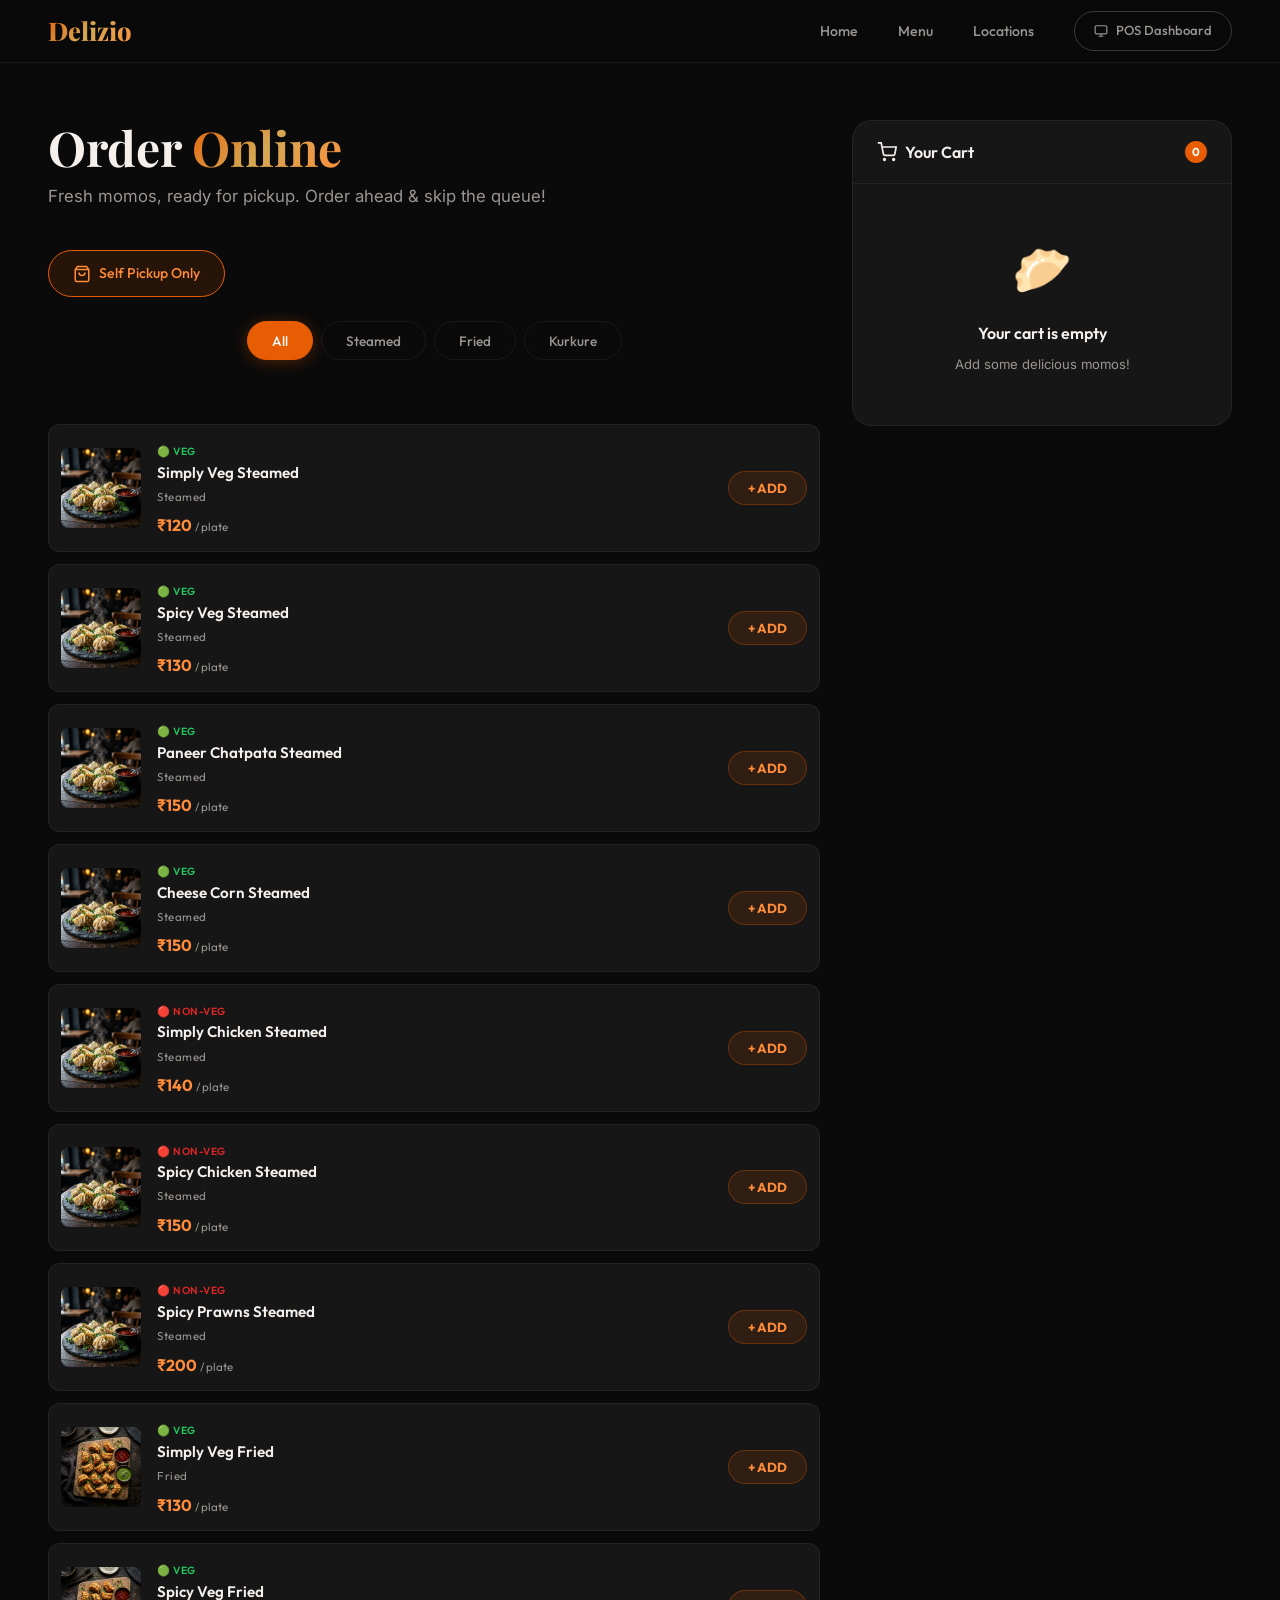
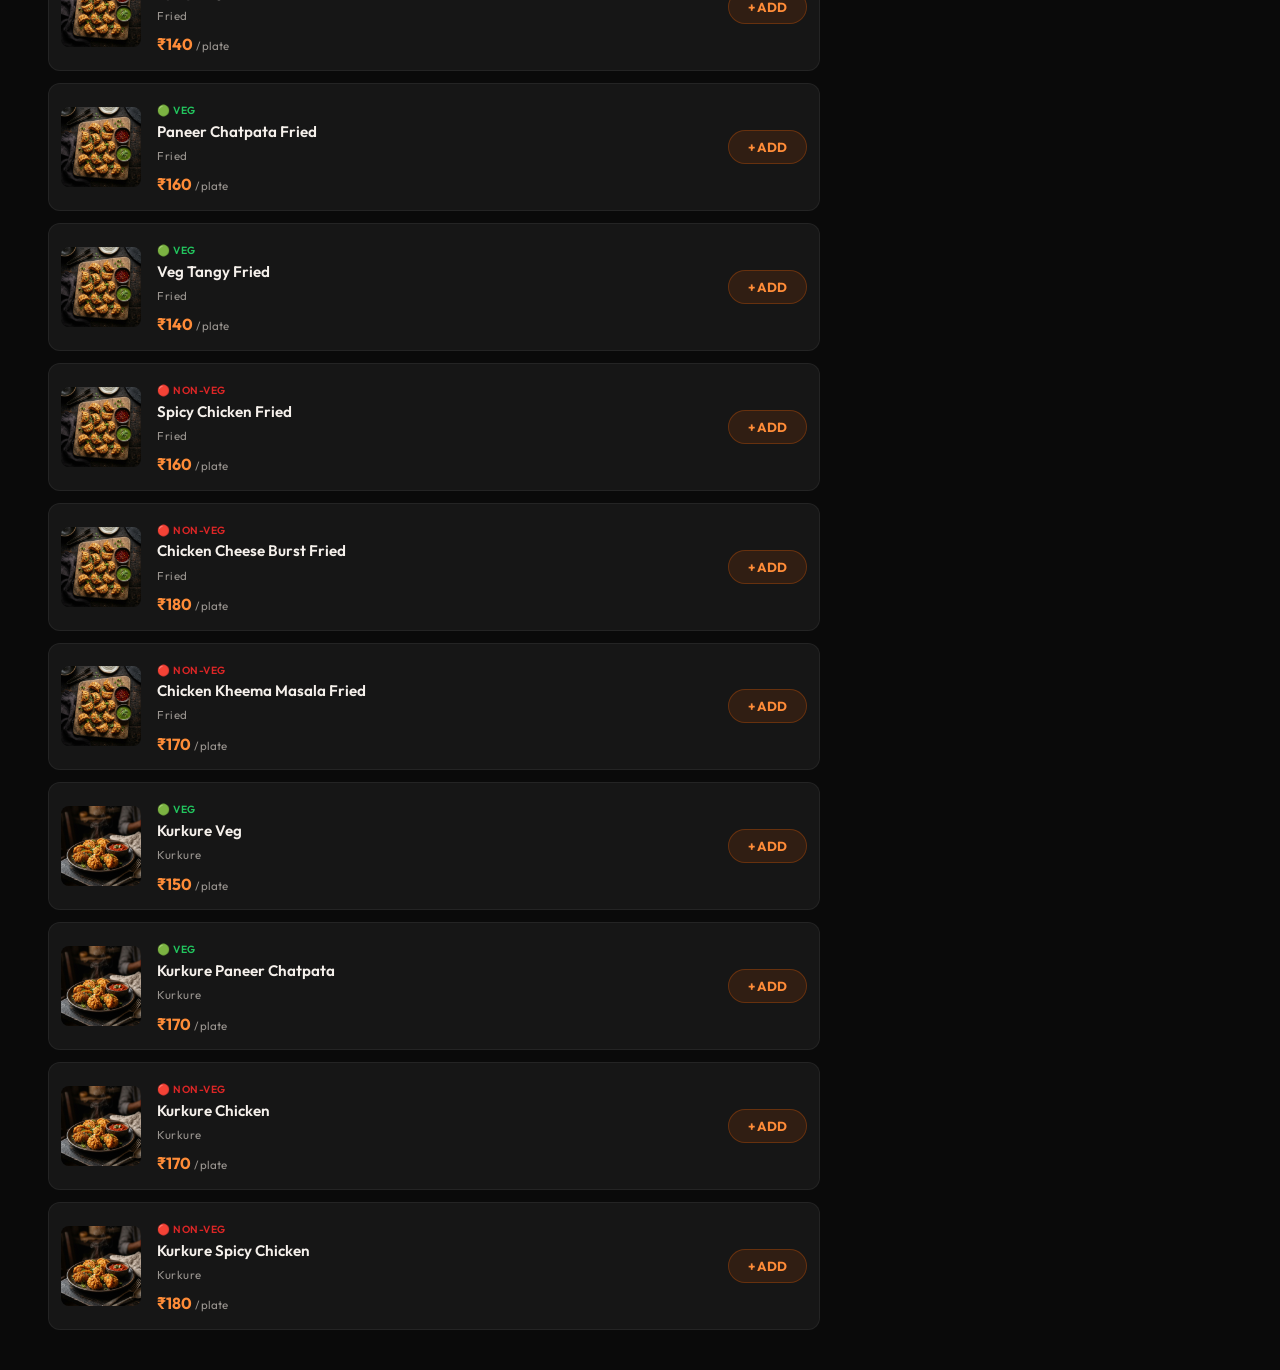
<file: order.html>
<!DOCTYPE html>
<html lang="en">
<head>
  <meta charset="UTF-8" />
  <meta name="viewport" content="width=device-width, initial-scale=1.0" />
  <title>Order Online — Delizio Momo</title>
  <meta name="description" content="Order your favourite Delizio Momos online. Steamed, Fried & Kurkure momos delivered fresh." />
  <link rel="stylesheet" href="styles.css" />
  <link rel="stylesheet" href="order.css" />
</head>
<body>

  <!-- Navbar -->
  <nav class="navbar scrolled">
    <div class="container">
      <a href="index.html" class="nav-logo">Delizio</a>
      <div class="nav-links" id="navLinks">
        <a href="index.html">Home</a>
        <a href="index.html#menu">Menu</a>
        <a href="index.html#locations">Locations</a>
        <a href="admin.html" class="btn btn-outline" style="font-size:.82rem;padding:.55rem 1.2rem">
          <svg width="14" height="14" viewBox="0 0 24 24" fill="none" stroke="currentColor" stroke-width="2"><rect x="2" y="3" width="20" height="14" rx="2"/><path d="M8 21h8M12 17v4"/></svg>
          POS Dashboard
        </a>
      </div>
      <button class="nav-toggle" id="navToggle" aria-label="Toggle menu"><span></span><span></span><span></span></button>
    </div>
  </nav>

  <main class="order-page">
    <div class="container">
      <div class="order-layout">

        <!-- LEFT: Menu -->
        <div class="order-menu-col">
          <div class="order-hero">
            <h1>Order <span>Online</span></h1>
            <p>Fresh momos, ready for pickup. Order ahead & skip the queue!</p>
          </div>

          <!-- Order type: Pickup only -->
          <div class="order-type-bar">
            <div class="order-type active" style="cursor:default">
              <svg width="18" height="18" viewBox="0 0 24 24" fill="none" stroke="currentColor" stroke-width="2"><path d="M6 2L3 6v14a2 2 0 002 2h14a2 2 0 002-2V6l-3-4z"/><line x1="3" y1="6" x2="21" y2="6"/><path d="M16 10a4 4 0 01-8 0"/></svg>
              Self Pickup Only
            </div>
          </div>

          <!-- Filter tabs -->
          <div class="menu-tabs" id="orderTabs">
            <button class="menu-tab active" data-filter="all">All</button>
            <button class="menu-tab" data-filter="steamed">Steamed</button>
            <button class="menu-tab" data-filter="fried">Fried</button>
            <button class="menu-tab" data-filter="kurkure">Kurkure</button>
          </div>

          <!-- Menu items -->
          <div class="order-items" id="orderItems"></div>
        </div>

        <!-- RIGHT: Cart -->
        <div class="order-cart-col" id="cartSidebar">
          <div class="cart-header">
            <h3>
              <svg width="20" height="20" viewBox="0 0 24 24" fill="none" stroke="currentColor" stroke-width="2"><circle cx="9" cy="21" r="1"/><circle cx="20" cy="21" r="1"/><path d="M1 1h4l2.68 13.39a2 2 0 002 1.61h9.72a2 2 0 002-1.61L23 6H6"/></svg>
              Your Cart
            </h3>
            <span class="cart-count" id="cartCount">0</span>
          </div>

          <div class="cart-body" id="cartBody">
            <div class="cart-empty" id="cartEmpty">
              <div class="cart-empty-icon">🥟</div>
              <p>Your cart is empty</p>
              <span>Add some delicious momos!</span>
            </div>
            <div class="cart-items" id="cartItems"></div>
          </div>

          <div class="cart-footer" id="cartFooter" style="display:none">
            <div class="cart-summary">
              <div class="cart-row"><span>Subtotal</span><span id="cartSubtotal">₹0</span></div>
              <div class="cart-row"><span>GST (5%)</span><span id="cartGst">₹0</span></div>
              <div class="cart-row cart-total"><span>Total</span><span id="cartTotal">₹0</span></div>
            </div>
            <button class="btn btn-primary cart-checkout-btn" id="checkoutBtn" onclick="openCheckout()">
              <svg width="18" height="18" viewBox="0 0 24 24" fill="none" stroke="currentColor" stroke-width="2"><path d="M22 11.08V12a10 10 0 11-5.93-9.14"/><polyline points="22 4 12 14.01 9 11.01"/></svg>
              Place Order
            </button>
          </div>
        </div>
      </div>
    </div>
  </main>

  <!-- Checkout Modal -->
  <div class="modal-overlay" id="checkoutModal">
    <div class="modal-card">
      <button class="modal-close" onclick="closeCheckout()">&times;</button>
      <h2>Checkout</h2>
      <form id="checkoutForm" onsubmit="submitOrder(event)">
        <div class="form-group">
          <label>Your Name</label>
          <input type="text" id="custName" required placeholder="e.g. Rahul Patil" />
        </div>
        <div class="form-group">
          <label>Phone Number</label>
          <input type="tel" id="custPhone" required placeholder="+91 98765 43210" />
        </div>
        <div class="form-group">
          <label>Pickup Location</label>
          <div style="padding:0.75rem 1rem;border-radius:var(--radius-md);border:1px solid var(--color-border);background:var(--color-bg);color:var(--color-text-dim);font-size:0.88rem;line-height:1.5">
            📍 Delizio Momo — Phadke Road, Dombivli<br>
            <small style="color:var(--color-accent-2)">Your order will be ready for pickup in ~15 mins</small>
          </div>
        </div>
        <div class="form-group">
          <label>Payment Mode</label>
          <div class="payment-options">
            <label class="payment-option active">
              <input type="radio" name="payment" value="cod" checked />
              <span>💵 Cash on Delivery</span>
            </label>
            <label class="payment-option">
              <input type="radio" name="payment" value="online" />
              <span>💳 Pay Online</span>
            </label>
          </div>
        </div>
        <div class="form-group">
          <label>Special Instructions</label>
          <textarea id="custNotes" rows="2" placeholder="Extra spicy, no onion, etc."></textarea>
        </div>
        <div class="checkout-total">
          <span>Total</span>
          <span id="checkoutTotal">₹0</span>
        </div>
        <button type="submit" class="btn btn-primary" style="width:100%;justify-content:center;padding:1rem">
          <svg width="18" height="18" viewBox="0 0 24 24" fill="none" stroke="currentColor" stroke-width="2"><path d="M22 11.08V12a10 10 0 11-5.93-9.14"/><polyline points="22 4 12 14.01 9 11.01"/></svg>
          Confirm Order
        </button>
      </form>
    </div>
  </div>

  <!-- Order Success Modal -->
  <div class="modal-overlay" id="successModal">
    <div class="modal-card success-card">
      <div class="success-icon">✅</div>
      <h2>Order Placed!</h2>
      <p class="success-sub">Your order has been sent to the kitchen</p>
      <div class="success-order-id">Order #<span id="successOrderId">--</span></div>
      <div class="success-status">
        <div class="status-step active">
          <div class="status-dot"></div>
          <span>Order Received</span>
        </div>
        <div class="status-step" id="statusConfirmed">
          <div class="status-dot"></div>
          <span>Kitchen Confirmed</span>
        </div>
        <div class="status-step" id="statusPreparing">
          <div class="status-dot"></div>
          <span>Preparing</span>
        </div>
        <div class="status-step" id="statusReady">
          <div class="status-dot"></div>
          <span>Ready / Dispatched</span>
        </div>
      </div>
      <p class="success-note">Open the <a href="admin.html" target="_blank">POS Dashboard</a> to accept/reject this order — you'll hear the bell ring! 🔔</p>
      <button class="btn btn-outline" onclick="closeSuccess()" style="margin-top:1rem">Place Another Order</button>
    </div>
  </div>

<script>
/* ===== ORDER PAGE LOGIC ===== */

// Menu data
const menuItems = [
  { id:1,  name:'Simply Veg Steamed',         price:120, type:'steamed', diet:'veg',     img:'assets/images/hero-momos.png' },
  { id:2,  name:'Spicy Veg Steamed',          price:130, type:'steamed', diet:'veg',     img:'assets/images/hero-momos.png' },
  { id:3,  name:'Paneer Chatpata Steamed',    price:150, type:'steamed', diet:'veg',     img:'assets/images/hero-momos.png' },
  { id:4,  name:'Cheese Corn Steamed',        price:150, type:'steamed', diet:'veg',     img:'assets/images/hero-momos.png' },
  { id:5,  name:'Simply Chicken Steamed',     price:140, type:'steamed', diet:'non-veg', img:'assets/images/hero-momos.png' },
  { id:6,  name:'Spicy Chicken Steamed',      price:150, type:'steamed', diet:'non-veg', img:'assets/images/hero-momos.png' },
  { id:7,  name:'Spicy Prawns Steamed',       price:200, type:'steamed', diet:'non-veg', img:'assets/images/hero-momos.png' },
  { id:8,  name:'Simply Veg Fried',           price:130, type:'fried',   diet:'veg',     img:'assets/images/fried-momos.png' },
  { id:9,  name:'Spicy Veg Fried',            price:140, type:'fried',   diet:'veg',     img:'assets/images/fried-momos.png' },
  { id:10, name:'Paneer Chatpata Fried',      price:160, type:'fried',   diet:'veg',     img:'assets/images/fried-momos.png' },
  { id:11, name:'Veg Tangy Fried',            price:140, type:'fried',   diet:'veg',     img:'assets/images/fried-momos.png' },
  { id:12, name:'Spicy Chicken Fried',        price:160, type:'fried',   diet:'non-veg', img:'assets/images/fried-momos.png' },
  { id:13, name:'Chicken Cheese Burst Fried', price:180, type:'fried',   diet:'non-veg', img:'assets/images/fried-momos.png' },
  { id:14, name:'Chicken Kheema Masala Fried', price:170, type:'fried',  diet:'non-veg', img:'assets/images/fried-momos.png' },
  { id:15, name:'Kurkure Veg',                price:150, type:'kurkure', diet:'veg',     img:'assets/images/kurkure-momos.png' },
  { id:16, name:'Kurkure Paneer Chatpata',    price:170, type:'kurkure', diet:'veg',     img:'assets/images/kurkure-momos.png' },
  { id:17, name:'Kurkure Chicken',            price:170, type:'kurkure', diet:'non-veg', img:'assets/images/kurkure-momos.png' },
  { id:18, name:'Kurkure Spicy Chicken',      price:180, type:'kurkure', diet:'non-veg', img:'assets/images/kurkure-momos.png' },
];

let cart = {};
let orderType = 'pickup';

const channel = new BroadcastChannel('delizio_orders');

// Render menu
function renderItems(filter = 'all') {
  const items = filter === 'all' ? menuItems : menuItems.filter(i => i.type === filter);
  document.getElementById('orderItems').innerHTML = items.map(item => {
    const qty = cart[item.id]?.qty || 0;
    return `
      <div class="order-item">
        <img src="${item.img}" alt="${item.name}" />
        <div class="order-item-info">
          <div class="order-item-tag ${item.diet}">${item.diet==='veg'?'🟢 Veg':'🔴 Non-Veg'}</div>
          <h4>${item.name}</h4>
          <span class="order-item-type">${item.type}</span>
          <div class="order-item-price">₹${item.price} <small>/ plate</small></div>
        </div>
        <div class="order-item-actions">
          ${qty === 0
            ? `<button class="add-btn" onclick="addToCart(${item.id})">+ ADD</button>`
            : `<div class="qty-control">
                <button onclick="changeQty(${item.id},-1)">−</button>
                <span>${qty}</span>
                <button onclick="changeQty(${item.id},1)">+</button>
              </div>`
          }
        </div>
      </div>`;
  }).join('');
}

function addToCart(id) {
  const item = menuItems.find(i => i.id === id);
  cart[id] = { ...item, qty: 1 };
  update();
}

function changeQty(id, delta) {
  if (!cart[id]) return;
  cart[id].qty += delta;
  if (cart[id].qty <= 0) delete cart[id];
  update();
}

function update() {
  renderItems(currentFilter);
  renderCart();
}

function renderCart() {
  const entries = Object.values(cart);
  const count = entries.reduce((s,i) => s + i.qty, 0);
  document.getElementById('cartCount').textContent = count;

  if (count === 0) {
    document.getElementById('cartEmpty').style.display = '';
    document.getElementById('cartItems').innerHTML = '';
    document.getElementById('cartFooter').style.display = 'none';
    return;
  }

  document.getElementById('cartEmpty').style.display = 'none';
  document.getElementById('cartFooter').style.display = '';

  document.getElementById('cartItems').innerHTML = entries.map(i => `
    <div class="cart-item">
      <div class="cart-item-left">
        <div class="cart-item-tag ${i.diet}">${i.diet==='veg'?'🟢':'🔴'}</div>
        <div>
          <div class="cart-item-name">${i.name}</div>
          <div class="cart-item-price">₹${i.price} × ${i.qty}</div>
        </div>
      </div>
      <div class="cart-item-right">
        <span class="cart-item-total">₹${i.price * i.qty}</span>
        <button class="cart-item-remove" onclick="changeQty(${i.id},-${i.qty})">✕</button>
      </div>
    </div>
  `).join('');

  const subtotal = entries.reduce((s,i) => s + i.price * i.qty, 0);
  const gst = Math.round(subtotal * 0.05);
  const total = subtotal + gst;

  document.getElementById('cartSubtotal').textContent = '₹' + subtotal;
  document.getElementById('cartGst').textContent = '₹' + gst;
  document.getElementById('cartTotal').textContent = '₹' + total;
  document.getElementById('checkoutTotal').textContent = '₹' + total;
}

// Tabs
let currentFilter = 'all';
document.querySelectorAll('#orderTabs .menu-tab').forEach(tab => {
  tab.addEventListener('click', () => {
    document.querySelectorAll('#orderTabs .menu-tab').forEach(t => t.classList.remove('active'));
    tab.classList.add('active');
    currentFilter = tab.dataset.filter;
    renderItems(currentFilter);
  });
});

// Order type toggle disabled — pickup only
// document.querySelectorAll('.order-type').forEach(btn => { ... });

// Payment option toggle
document.querySelectorAll('.payment-option').forEach(opt => {
  opt.querySelector('input').addEventListener('change', () => {
    document.querySelectorAll('.payment-option').forEach(o => o.classList.remove('active'));
    opt.classList.add('active');
  });
});

// Checkout modal
function openCheckout() { document.getElementById('checkoutModal').classList.add('show'); }
function closeCheckout() { document.getElementById('checkoutModal').classList.remove('show'); }

function submitOrder(e) {
  e.preventDefault();
  const entries = Object.values(cart);
  if (entries.length === 0) return;

  const subtotal = entries.reduce((s,i) => s + i.price * i.qty, 0);
  const gst = Math.round(subtotal * 0.05);
  const total = subtotal + gst;
  const orderId = 'DLZ' + Date.now().toString().slice(-6);

  const order = {
    id: orderId,
    items: entries.map(i => ({ name: i.name, qty: i.qty, price: i.price, diet: i.diet })),
    customer: {
      name: document.getElementById('custName').value,
      phone: document.getElementById('custPhone').value,
      address: 'Self Pickup',
      notes: document.getElementById('custNotes').value,
    },
    orderType,
    payment: document.querySelector('input[name="payment"]:checked').value,
    subtotal, gst, delivery: 0, total,
    status: 'pending',
    time: new Date().toISOString(),
  };

  // Send via BroadcastChannel to admin dashboard
  channel.postMessage({ type: 'NEW_ORDER', order });

  // Also store in localStorage for persistence
  const orders = JSON.parse(localStorage.getItem('delizio_orders') || '[]');
  orders.unshift(order);
  localStorage.setItem('delizio_orders', JSON.stringify(orders));

  // Show success
  closeCheckout();
  document.getElementById('successOrderId').textContent = orderId;
  document.getElementById('successModal').classList.add('show');

  // Reset
  cart = {};
  update();
  document.getElementById('checkoutForm').reset();
}

function closeSuccess() { document.getElementById('successModal').classList.remove('show'); }

// Listen for status updates from admin
channel.addEventListener('message', e => {
  if (e.data.type === 'ORDER_STATUS') {
    const { orderId, status } = e.data;
    if (document.getElementById('successOrderId').textContent === orderId) {
      if (status === 'accepted') {
        document.getElementById('statusConfirmed').classList.add('active');
        setTimeout(() => document.getElementById('statusPreparing').classList.add('active'), 1500);
      } else if (status === 'rejected') {
        document.querySelector('.success-card h2').textContent = 'Order Rejected';
        document.querySelector('.success-icon').textContent = '❌';
        document.querySelector('.success-sub').textContent = 'The kitchen is currently unable to accept this order.';
      }
    }
  }
});

// Mobile nav
document.getElementById('navToggle').addEventListener('click', () => {
  document.getElementById('navToggle').classList.toggle('active');
  document.getElementById('navLinks').classList.toggle('open');
});

renderItems();
renderCart();
</script>
</body>
</html>
</file>
<file: styles.css>
/* ===== DELIZIO MOMO — DESIGN SYSTEM ===== */
@import url('https://fonts.googleapis.com/css2?family=Playfair+Display:ital,wght@0,400;0,600;0,700;0,800;1,400;1,600&family=Inter:wght@300;400;500;600;700&family=Outfit:wght@300;400;500;600;700&display=swap');

/* ---------- TOKENS ---------- */
:root {
  /* Palette */
  --color-bg:        #0A0A0A;
  --color-bg-alt:    #111111;
  --color-surface:   #161616;
  --color-surface-2: #1C1C1C;
  --color-border:    rgba(255,255,255,0.06);
  --color-text:      #F5F0EB;
  --color-text-dim:  #9A9590;
  --color-accent:    #E85D04;
  --color-accent-2:  #FF8C38;
  --color-gold:      #D4A853;
  --color-red:       #DC2626;
  --color-green:     #22C55E;

  /* Gradients */
  --grad-hero:    linear-gradient(135deg, #E85D04 0%, #D4A853 50%, #FF8C38 100%);
  --grad-card:    linear-gradient(180deg, rgba(232,93,4,0.08) 0%, rgba(10,10,10,0) 100%);
  --grad-glow:    radial-gradient(ellipse at 50% 0%, rgba(232,93,4,0.12) 0%, transparent 70%);

  /* Typography */
  --font-display: 'Playfair Display', Georgia, serif;
  --font-body:    'Inter', -apple-system, sans-serif;
  --font-ui:      'Outfit', 'Inter', sans-serif;

  /* Spacing */
  --space-xs:  0.5rem;
  --space-sm:  1rem;
  --space-md:  1.5rem;
  --space-lg:  2.5rem;
  --space-xl:  4rem;
  --space-2xl: 6rem;
  --space-3xl: 8rem;

  /* Radius */
  --radius-sm:   8px;
  --radius-md:   12px;
  --radius-lg:   20px;
  --radius-xl:   28px;
  --radius-full: 999px;

  /* Timing */
  --ease-out:  cubic-bezier(0.16, 1, 0.3, 1);
  --ease-in:   cubic-bezier(0.6, 0, 0.4, 1);
  --dur-fast:  200ms;
  --dur-med:   400ms;
  --dur-slow:  700ms;
}

/* ---------- RESET ---------- */
*, *::before, *::after { margin: 0; padding: 0; box-sizing: border-box; }

html {
  scroll-behavior: smooth;
  font-size: 16px;
  -webkit-font-smoothing: antialiased;
  -moz-osx-font-smoothing: grayscale;
}

body {
  font-family: var(--font-body);
  background: var(--color-bg);
  color: var(--color-text);
  line-height: 1.6;
  overflow-x: hidden;
}

a { color: inherit; text-decoration: none; }
button { font-family: inherit; cursor: pointer; border: none; background: none; color: inherit; }
img { display: block; max-width: 100%; height: auto; }
ul, ol { list-style: none; }
h1,h2,h3,h4,h5,h6 { font-family: var(--font-display); font-weight: 700; line-height: 1.15; }

/* ---------- UTILITY ---------- */
.container {
  width: 100%;
  max-width: 1280px;
  margin: 0 auto;
  padding: 0 clamp(1.25rem, 4vw, 3rem);
}
.section-pad { padding: var(--space-3xl) 0; }
.section-label {
  font-family: var(--font-ui);
  font-size: 0.75rem;
  font-weight: 600;
  letter-spacing: 0.2em;
  text-transform: uppercase;
  color: var(--color-accent);
  margin-bottom: var(--space-xs);
}
.section-title {
  font-size: clamp(2rem, 5vw, 3.5rem);
  margin-bottom: var(--space-md);
}
.section-sub {
  color: var(--color-text-dim);
  max-width: 560px;
  font-size: 1.05rem;
}

/* ---------- BUTTONS ---------- */
.btn {
  display: inline-flex;
  align-items: center;
  gap: 0.5rem;
  padding: 0.85rem 2rem;
  border-radius: var(--radius-full);
  font-family: var(--font-ui);
  font-weight: 600;
  font-size: 0.95rem;
  transition: all var(--dur-med) var(--ease-out);
  position: relative;
  overflow: hidden;
}
.btn::after {
  content: '';
  position: absolute;
  inset: 0;
  background: rgba(255,255,255,0);
  transition: background var(--dur-fast) ease;
}
.btn:hover::after { background: rgba(255,255,255,0.08); }

.btn-primary {
  background: var(--grad-hero);
  color: #fff;
  box-shadow: 0 4px 24px rgba(232,93,4,0.35);
}
.btn-primary:hover {
  box-shadow: 0 6px 32px rgba(232,93,4,0.5);
  transform: translateY(-2px);
}
.btn-outline {
  border: 1.5px solid rgba(255,255,255,0.2);
  color: var(--color-text);
  backdrop-filter: blur(8px);
}
.btn-outline:hover {
  border-color: var(--color-accent);
  color: var(--color-accent);
}

/* ---------- CUSTOM CURSOR ---------- */
.cursor-dot {
  position: fixed;
  width: 8px;
  height: 8px;
  border-radius: 50%;
  background: var(--color-accent);
  pointer-events: none;
  z-index: 10000;
  transition: transform var(--dur-fast) var(--ease-out);
  mix-blend-mode: difference;
}
.cursor-ring {
  position: fixed;
  width: 40px;
  height: 40px;
  border-radius: 50%;
  border: 1.5px solid rgba(232,93,4,0.4);
  pointer-events: none;
  z-index: 9999;
  transition: all var(--dur-med) var(--ease-out);
  mix-blend-mode: difference;
}

/* ---------- PRELOADER ---------- */
.preloader {
  position: fixed;
  inset: 0;
  z-index: 99999;
  background: var(--color-bg);
  display: flex;
  align-items: center;
  justify-content: center;
  flex-direction: column;
  gap: 1.5rem;
  transition: opacity 0.6s ease, visibility 0.6s ease;
}
.preloader.hide {
  opacity: 0;
  visibility: hidden;
}
.preloader-logo {
  font-family: var(--font-display);
  font-size: 2.5rem;
  font-weight: 800;
  background: var(--grad-hero);
  -webkit-background-clip: text;
  -webkit-text-fill-color: transparent;
  background-clip: text;
}
.preloader-bar {
  width: 120px;
  height: 3px;
  background: var(--color-surface-2);
  border-radius: 4px;
  overflow: hidden;
}
.preloader-bar span {
  display: block;
  height: 100%;
  width: 0;
  background: var(--grad-hero);
  border-radius: 4px;
  animation: preload-fill 1.8s var(--ease-out) forwards;
}
@keyframes preload-fill {
  to { width: 100%; }
}

/* ---------- NAVBAR ---------- */
.navbar {
  position: fixed;
  top: 0;
  left: 0;
  width: 100%;
  z-index: 1000;
  padding: 1rem 0;
  transition: all var(--dur-med) var(--ease-out);
}
.navbar.scrolled {
  background: rgba(10,10,10,0.85);
  backdrop-filter: blur(20px) saturate(1.6);
  border-bottom: 1px solid var(--color-border);
  padding: 0.65rem 0;
}
.navbar .container {
  display: flex;
  align-items: center;
  justify-content: space-between;
}
.nav-logo {
  font-family: var(--font-display);
  font-size: 1.6rem;
  font-weight: 800;
  background: var(--grad-hero);
  -webkit-background-clip: text;
  -webkit-text-fill-color: transparent;
  background-clip: text;
}
.nav-links {
  display: flex;
  align-items: center;
  gap: 2.5rem;
}
.nav-links a {
  font-family: var(--font-ui);
  font-size: 0.88rem;
  font-weight: 500;
  color: var(--color-text-dim);
  transition: color var(--dur-fast) ease;
  position: relative;
}
.nav-links a::after {
  content: '';
  position: absolute;
  bottom: -4px;
  left: 0;
  width: 0;
  height: 2px;
  background: var(--color-accent);
  transition: width var(--dur-med) var(--ease-out);
}
.nav-links a:hover { color: var(--color-text); }
.nav-links a:hover::after { width: 100%; }
.nav-links .btn { font-size: 0.85rem; padding: 0.65rem 1.5rem; }
.nav-toggle {
  display: none;
  flex-direction: column;
  gap: 5px;
  width: 28px;
}
.nav-toggle span {
  display: block;
  height: 2px;
  background: var(--color-text);
  border-radius: 2px;
  transition: all var(--dur-med) var(--ease-out);
}
.nav-toggle.active span:nth-child(1) { transform: rotate(45deg) translate(5px, 5px); }
.nav-toggle.active span:nth-child(2) { opacity: 0; }
.nav-toggle.active span:nth-child(3) { transform: rotate(-45deg) translate(5px, -5px); }

/* ---------- HERO ---------- */
.hero {
  position: relative;
  min-height: 100vh;
  display: flex;
  align-items: center;
  overflow: hidden;
}
.hero-bg {
  position: absolute;
  inset: 0;
  z-index: 0;
}
.hero-bg img {
  width: 100%;
  height: 100%;
  object-fit: cover;
  filter: brightness(0.35) contrast(1.1);
}
.hero-bg::after {
  content: '';
  position: absolute;
  inset: 0;
  background: linear-gradient(
    180deg,
    rgba(10,10,10,0.3) 0%,
    rgba(10,10,10,0.05) 40%,
    rgba(10,10,10,0.6) 75%,
    var(--color-bg) 100%
  );
}
.hero-glow {
  position: absolute;
  width: 600px;
  height: 600px;
  border-radius: 50%;
  background: radial-gradient(circle, rgba(232,93,4,0.15), transparent 70%);
  top: 20%;
  left: -200px;
  z-index: 1;
  animation: float-glow 8s ease-in-out infinite alternate;
}
@keyframes float-glow {
  from { transform: translate(0, 0) scale(1); }
  to   { transform: translate(60px, -40px) scale(1.2); }
}
.hero-content {
  position: relative;
  z-index: 2;
  max-width: 700px;
}
.hero-badge {
  display: inline-flex;
  align-items: center;
  gap: 0.5rem;
  background: rgba(232,93,4,0.12);
  border: 1px solid rgba(232,93,4,0.25);
  padding: 0.4rem 1rem;
  border-radius: var(--radius-full);
  font-family: var(--font-ui);
  font-size: 0.78rem;
  font-weight: 600;
  color: var(--color-accent-2);
  margin-bottom: var(--space-md);
  animation: fadeUp 1s var(--ease-out) 2s both;
}
.hero-badge .dot {
  width: 6px;
  height: 6px;
  border-radius: 50%;
  background: var(--color-accent);
  animation: pulse-dot 2s ease-in-out infinite;
}
@keyframes pulse-dot {
  0%, 100% { opacity: 1; transform: scale(1); }
  50% { opacity: 0.5; transform: scale(1.5); }
}
.hero h1 {
  font-size: clamp(3rem, 7vw, 5.5rem);
  font-weight: 800;
  line-height: 1.05;
  margin-bottom: var(--space-md);
  animation: fadeUp 1s var(--ease-out) 2.2s both;
}
.hero h1 span {
  display: inline;
  background: var(--grad-hero);
  -webkit-background-clip: text;
  -webkit-text-fill-color: transparent;
  background-clip: text;
}
.hero-desc {
  font-size: 1.15rem;
  color: var(--color-text-dim);
  max-width: 500px;
  margin-bottom: var(--space-lg);
  line-height: 1.7;
  animation: fadeUp 1s var(--ease-out) 2.4s both;
}
.hero-actions {
  display: flex;
  gap: 1rem;
  flex-wrap: wrap;
  animation: fadeUp 1s var(--ease-out) 2.6s both;
}
@keyframes fadeUp {
  from { opacity: 0; transform: translateY(30px); }
  to   { opacity: 1; transform: translateY(0); }
}
.hero-stats {
  display: flex;
  gap: 3rem;
  margin-top: var(--space-xl);
  animation: fadeUp 1s var(--ease-out) 2.8s both;
}
.hero-stat h3 {
  font-family: var(--font-ui);
  font-size: 2rem;
  font-weight: 700;
  color: var(--color-accent-2);
}
.hero-stat p {
  font-size: 0.82rem;
  color: var(--color-text-dim);
  font-family: var(--font-ui);
  text-transform: uppercase;
  letter-spacing: 0.1em;
}

/* ---- HERO LOGO CENTERED ---- */
.hero-logo-wrap {
  position: absolute;
  top: 50%;
  left: 50%;
  margin-top: -210px; /* Half of height to center perfectly */
  margin-left: -210px; /* Half of width to center perfectly */
  width: 420px;
  height: 420px;
  animation: fadeUp 1s var(--ease-out) 2.5s both;
  cursor: pointer;
  z-index: 1; /* Below hero-content which is z-index: 2 */
}
.hero-content {
  position: relative;
  z-index: 2;
  max-width: 700px;
  pointer-events: none; /* Let clicks pass through to logo where text overlaps */
}
.hero-content > * {
  pointer-events: auto; /* Buttons and text selectable again */
}
.hero-logo-scene {
  perspective: 900px;
  width: 100%;
  height: 100%;
  display: flex;
  align-items: center;
  justify-content: center;
}
.hero-logo-orb {
  position: relative;
  width: 360px;
  height: 360px;
  border-radius: 50%;
  transition: transform 0.12s var(--ease-out);
  animation: logo-float 6s ease-in-out infinite;
  transform-style: preserve-3d;
  will-change: transform;
}
@keyframes logo-float {
  0%, 100% { transform: translateY(0px) rotateZ(0deg); }
  33%       { transform: translateY(-18px) rotateZ(1.5deg); }
  66%       { transform: translateY(-8px)  rotateZ(-1deg); }
}
.hero-logo-img {
  width: 100%;
  height: 100%;
  border-radius: 50%;
  object-fit: cover;
  display: block;
  filter: drop-shadow(0 20px 60px rgba(212,168,83,0.4))
          drop-shadow(0 0 40px rgba(232,93,4,0.25));
}
/* Glass shine */
.logo-glass-shine {
  position: absolute;
  inset: 0;
  border-radius: 50%;
  background: radial-gradient(
    ellipse at 35% 28%,
    rgba(255,255,255,0.28) 0%,
    rgba(255,255,255,0.08) 35%,
    transparent 65%
  );
  pointer-events: none;
  z-index: 2;
}
/* Pulsing ambient rings */
.logo-ring-1,
.logo-ring-2 {
  position: absolute;
  inset: -8px;
  border-radius: 50%;
  border: 1.5px solid rgba(212,168,83,0.35);
  animation: ring-pulse 4s ease-in-out infinite;
  pointer-events: none;
}
.logo-ring-2 {
  inset: -20px;
  border-color: rgba(232,93,4,0.18);
  animation-delay: 1.5s;
}
@keyframes ring-pulse {
  0%, 100% { opacity: 0.6; transform: scale(1); }
  50%       { opacity: 0;   transform: scale(1.06); }
}

/* Scroll indicator */
.scroll-indicator {
  position: absolute;
  bottom: 2.5rem;
  left: 50%;
  transform: translateX(-50%);
  z-index: 3;
  display: flex;
  flex-direction: column;
  align-items: center;
  gap: 0.5rem;
  animation: fadeUp 1s var(--ease-out) 3s both;
}
.scroll-indicator span {
  font-family: var(--font-ui);
  font-size: 0.7rem;
  letter-spacing: 0.15em;
  text-transform: uppercase;
  color: var(--color-text-dim);
}
.scroll-mouse {
  width: 20px;
  height: 32px;
  border-radius: 10px;
  border: 1.5px solid rgba(255,255,255,0.25);
  position: relative;
}
.scroll-mouse::after {
  content: '';
  position: absolute;
  top: 6px;
  left: 50%;
  transform: translateX(-50%);
  width: 3px;
  height: 6px;
  background: var(--color-accent);
  border-radius: 2px;
  animation: scroll-anim 1.5s ease-in-out infinite;
}
@keyframes scroll-anim {
  0%   { transform: translateX(-50%) translateY(0); opacity: 1; }
  100% { transform: translateX(-50%) translateY(10px); opacity: 0; }
}

/* ---------- ABOUT ---------- */
.about { position: relative; }
.about-grid {
  display: grid;
  grid-template-columns: 1fr 1fr;
  gap: var(--space-xl);
  align-items: center;
}
.about-image {
  position: relative;
  border-radius: var(--radius-lg);
  overflow: hidden;
  aspect-ratio: 4/5;
}
.about-image img {
  width: 100%;
  height: 100%;
  object-fit: cover;
  transition: transform var(--dur-slow) var(--ease-out);
}
.about-image:hover img { transform: scale(1.05); }
.about-image::after {
  content: '';
  position: absolute;
  inset: 0;
  border: 1px solid var(--color-border);
  border-radius: var(--radius-lg);
  pointer-events: none;
}
.about-badge {
  position: absolute;
  bottom: 1.5rem;
  right: 1.5rem;
  background: rgba(10,10,10,0.8);
  backdrop-filter: blur(12px);
  border: 1px solid var(--color-border);
  padding: 1rem 1.5rem;
  border-radius: var(--radius-md);
  text-align: center;
}
.about-badge h4 {
  font-family: var(--font-ui);
  font-size: 1.8rem;
  font-weight: 700;
  color: var(--color-accent-2);
}
.about-badge p {
  font-family: var(--font-ui);
  font-size: 0.7rem;
  text-transform: uppercase;
  letter-spacing: 0.12em;
  color: var(--color-text-dim);
}
.about-text p {
  color: var(--color-text-dim);
  font-size: 1.05rem;
  margin-bottom: var(--space-md);
  line-height: 1.8;
}
.about-features {
  display: grid;
  grid-template-columns: 1fr 1fr;
  gap: var(--space-sm);
  margin-top: var(--space-lg);
}
.about-feature {
  display: flex;
  align-items: center;
  gap: 0.75rem;
  padding: 0.8rem 1rem;
  background: var(--color-surface);
  border: 1px solid var(--color-border);
  border-radius: var(--radius-md);
}
.about-feature .icon {
  font-size: 1.3rem;
}
.about-feature span {
  font-family: var(--font-ui);
  font-size: 0.88rem;
  font-weight: 500;
}

/* ---------- MENU ---------- */
.menu { background: var(--color-bg-alt); position: relative; }
.menu::before {
  content: '';
  position: absolute;
  top: 0;
  left: 50%;
  transform: translateX(-50%);
  width: 80%;
  height: 1px;
  background: linear-gradient(90deg, transparent, var(--color-border), transparent);
}
.menu-header {
  text-align: center;
  margin-bottom: var(--space-xl);
}
.menu-header .section-sub { margin: 0 auto; }

/* Tabs */
.menu-tabs {
  display: flex;
  justify-content: center;
  gap: 0.5rem;
  margin-bottom: var(--space-xl);
  flex-wrap: wrap;
}
.menu-tab {
  padding: 0.6rem 1.5rem;
  border-radius: var(--radius-full);
  font-family: var(--font-ui);
  font-size: 0.85rem;
  font-weight: 500;
  color: var(--color-text-dim);
  border: 1px solid var(--color-border);
  transition: all var(--dur-med) var(--ease-out);
}
.menu-tab:hover,
.menu-tab.active {
  background: var(--color-accent);
  border-color: var(--color-accent);
  color: #fff;
  box-shadow: 0 2px 16px rgba(232,93,4,0.3);
}

/* Cards */
.menu-grid {
  display: grid;
  grid-template-columns: repeat(auto-fill, minmax(300px, 1fr));
  gap: 1.5rem;
}
.menu-card {
  background: var(--color-surface);
  border: 1px solid var(--color-border);
  border-radius: var(--radius-lg);
  overflow: hidden;
  transition: all var(--dur-med) var(--ease-out);
  position: relative;
}
.menu-card:hover {
  transform: translateY(-6px);
  border-color: rgba(232,93,4,0.2);
  box-shadow: 0 16px 48px rgba(0,0,0,0.4), 0 0 0 1px rgba(232,93,4,0.1);
}
.menu-card-img {
  position: relative;
  height: 220px;
  overflow: hidden;
}
.menu-card-img img {
  width: 100%;
  height: 100%;
  object-fit: cover;
  transition: transform var(--dur-slow) var(--ease-out);
}
.menu-card:hover .menu-card-img img { transform: scale(1.08); }
.menu-card-tag {
  position: absolute;
  top: 1rem;
  left: 1rem;
  padding: 0.3rem 0.75rem;
  border-radius: var(--radius-full);
  font-family: var(--font-ui);
  font-size: 0.7rem;
  font-weight: 600;
  text-transform: uppercase;
  letter-spacing: 0.08em;
}
.menu-card-tag.veg {
  background: rgba(34,197,94,0.15);
  color: var(--color-green);
  border: 1px solid rgba(34,197,94,0.3);
}
.menu-card-tag.non-veg {
  background: rgba(220,38,38,0.15);
  color: var(--color-red);
  border: 1px solid rgba(220,38,38,0.3);
}
.menu-card-body {
  padding: 1.25rem;
}
.menu-card-body h3 {
  font-family: var(--font-ui);
  font-size: 1.1rem;
  font-weight: 600;
  margin-bottom: 0.4rem;
}
.menu-card-body p {
  font-size: 0.85rem;
  color: var(--color-text-dim);
  margin-bottom: 1rem;
  line-height: 1.5;
}
.menu-card-footer {
  display: flex;
  align-items: center;
  justify-content: space-between;
}
.menu-card-price {
  font-family: var(--font-ui);
  font-size: 1.3rem;
  font-weight: 700;
  color: var(--color-accent-2);
}
.menu-card-price small {
  font-size: 0.7rem;
  color: var(--color-text-dim);
  font-weight: 400;
}
.menu-card-rating {
  display: flex;
  align-items: center;
  gap: 0.3rem;
  font-family: var(--font-ui);
  font-size: 0.82rem;
  color: var(--color-gold);
}

/* ---------- SPECIALTIES ---------- */
.specialties { position: relative; }
.specialties::before {
  content: '';
  position: absolute;
  top: 0;
  left: 50%;
  transform: translateX(-50%);
  width: 80%;
  height: 1px;
  background: linear-gradient(90deg, transparent, var(--color-border), transparent);
}
.specialties-header { text-align: center; margin-bottom: var(--space-xl); }
.specialties-header .section-sub { margin: 0 auto; }
.specialties-grid {
  display: grid;
  grid-template-columns: repeat(3, 1fr);
  gap: 1.5rem;
}
.specialty-card {
  position: relative;
  border-radius: var(--radius-lg);
  overflow: hidden;
  aspect-ratio: 3/4;
  cursor: pointer;
  group: hover;
}
.specialty-card img {
  width: 100%;
  height: 100%;
  object-fit: cover;
  transition: transform var(--dur-slow) var(--ease-out);
}
.specialty-card:hover img { transform: scale(1.1); }
.specialty-card-overlay {
  position: absolute;
  inset: 0;
  background: linear-gradient(0deg, rgba(10,10,10,0.9) 0%, rgba(10,10,10,0) 60%);
  display: flex;
  flex-direction: column;
  justify-content: flex-end;
  padding: 1.5rem;
}
.specialty-card-overlay h3 {
  font-family: var(--font-ui);
  font-size: 1.3rem;
  font-weight: 700;
  margin-bottom: 0.3rem;
}
.specialty-card-overlay p {
  font-size: 0.85rem;
  color: var(--color-text-dim);
}
.specialty-card-overlay .price-tag {
  display: inline-flex;
  align-items: center;
  background: rgba(232,93,4,0.15);
  border: 1px solid rgba(232,93,4,0.3);
  padding: 0.25rem 0.8rem;
  border-radius: var(--radius-full);
  font-family: var(--font-ui);
  font-size: 0.82rem;
  font-weight: 600;
  color: var(--color-accent-2);
  margin-top: 0.5rem;
  width: fit-content;
}

/* ---------- LOCATIONS ---------- */
.locations { background: var(--color-bg-alt); position: relative; }
.locations::before {
  content: '';
  position: absolute;
  top: 0;
  left: 50%;
  transform: translateX(-50%);
  width: 80%;
  height: 1px;
  background: linear-gradient(90deg, transparent, var(--color-border), transparent);
}
.locations-header { text-align: center; margin-bottom: var(--space-xl); }
.locations-header .section-sub { margin: 0 auto; }
.locations-grid {
  display: grid;
  grid-template-columns: repeat(3, 1fr);
  gap: 1.5rem;
}
.location-card {
  background: var(--color-surface);
  border: 1px solid var(--color-border);
  border-radius: var(--radius-lg);
  padding: 2rem;
  transition: all var(--dur-med) var(--ease-out);
  text-align: center;
}
.location-card:hover {
  border-color: rgba(232,93,4,0.2);
  transform: translateY(-4px);
  box-shadow: 0 12px 40px rgba(0,0,0,0.3);
}
.location-card .icon {
  width: 56px;
  height: 56px;
  border-radius: var(--radius-md);
  background: rgba(232,93,4,0.1);
  display: flex;
  align-items: center;
  justify-content: center;
  font-size: 1.5rem;
  margin: 0 auto var(--space-md);
}
.location-card h3 {
  font-family: var(--font-ui);
  font-size: 1.15rem;
  font-weight: 600;
  margin-bottom: 0.5rem;
}
.location-card p {
  font-size: 0.88rem;
  color: var(--color-text-dim);
  line-height: 1.6;
  margin-bottom: 1rem;
}
.location-card .hours {
  display: inline-flex;
  align-items: center;
  gap: 0.4rem;
  font-family: var(--font-ui);
  font-size: 0.78rem;
  color: var(--color-green);
  font-weight: 500;
}
.location-card .hours .dot {
  width: 6px;
  height: 6px;
  border-radius: 50%;
  background: var(--color-green);
}

/* ---------- TESTIMONIALS ---------- */
.testimonials { position: relative; }
.testimonials::before {
  content: '';
  position: absolute;
  top: 0;
  left: 50%;
  transform: translateX(-50%);
  width: 80%;
  height: 1px;
  background: linear-gradient(90deg, transparent, var(--color-border), transparent);
}
.testimonials-header { text-align: center; margin-bottom: var(--space-xl); }
.testimonials-header .section-sub { margin: 0 auto; }
.testimonials-track {
  display: grid;
  grid-template-columns: repeat(3, 1fr);
  gap: 1.5rem;
}
.testimonial-card {
  background: var(--color-surface);
  border: 1px solid var(--color-border);
  border-radius: var(--radius-lg);
  padding: 2rem;
  transition: all var(--dur-med) var(--ease-out);
}
.testimonial-card:hover {
  border-color: rgba(232,93,4,0.15);
}
.testimonial-stars {
  display: flex;
  gap: 0.2rem;
  margin-bottom: 1rem;
  color: var(--color-gold);
  font-size: 0.9rem;
}
.testimonial-card blockquote {
  font-size: 0.95rem;
  color: var(--color-text-dim);
  line-height: 1.7;
  margin-bottom: 1.25rem;
  font-style: italic;
}
.testimonial-author {
  display: flex;
  align-items: center;
  gap: 0.75rem;
}
.testimonial-avatar {
  width: 40px;
  height: 40px;
  border-radius: 50%;
  background: var(--grad-hero);
  display: flex;
  align-items: center;
  justify-content: center;
  font-family: var(--font-ui);
  font-weight: 700;
  font-size: 0.85rem;
  color: #fff;
}
.testimonial-author-info h4 {
  font-family: var(--font-ui);
  font-size: 0.9rem;
  font-weight: 600;
}
.testimonial-author-info p {
  font-size: 0.75rem;
  color: var(--color-text-dim);
}

/* ---------- INSTAGRAM CTA ---------- */
.insta-cta {
  position: relative;
  background: var(--color-bg-alt);
}
.insta-cta::before {
  content: '';
  position: absolute;
  top: 0;
  left: 50%;
  transform: translateX(-50%);
  width: 80%;
  height: 1px;
  background: linear-gradient(90deg, transparent, var(--color-border), transparent);
}
.insta-inner {
  text-align: center;
  max-width: 600px;
  margin: 0 auto;
}
.insta-inner .icon {
  font-size: 3rem;
  margin-bottom: var(--space-md);
  background: linear-gradient(45deg, #f09433, #e6683c, #dc2743, #cc2366, #bc1888);
  -webkit-background-clip: text;
  -webkit-text-fill-color: transparent;
  background-clip: text;
}
.insta-inner h2 {
  font-size: clamp(1.8rem, 4vw, 2.8rem);
  margin-bottom: var(--space-sm);
}
.insta-inner p {
  color: var(--color-text-dim);
  margin-bottom: var(--space-lg);
  font-size: 1.05rem;
}
.insta-handle {
  font-family: var(--font-ui);
  font-weight: 600;
  color: var(--color-accent-2);
}

/* ---------- FOOTER ---------- */
.footer {
  border-top: 1px solid var(--color-border);
  padding: var(--space-2xl) 0 var(--space-lg);
}
.footer-grid {
  display: grid;
  grid-template-columns: 2fr 1fr 1fr 1.5fr;
  gap: 3rem;
  margin-bottom: var(--space-xl);
}
.footer-brand .nav-logo { margin-bottom: 1rem; display: inline-block; }
.footer-brand p {
  color: var(--color-text-dim);
  font-size: 0.9rem;
  line-height: 1.7;
  max-width: 300px;
}
.footer-socials {
  display: flex;
  gap: 0.75rem;
  margin-top: var(--space-md);
}
.footer-social-link {
  width: 40px;
  height: 40px;
  border-radius: 50%;
  border: 1px solid var(--color-border);
  display: flex;
  align-items: center;
  justify-content: center;
  font-size: 1rem;
  transition: all var(--dur-med) var(--ease-out);
}
.footer-social-link:hover {
  background: var(--color-accent);
  border-color: var(--color-accent);
  color: #fff;
}
.footer-col h4 {
  font-family: var(--font-ui);
  font-size: 0.85rem;
  font-weight: 600;
  text-transform: uppercase;
  letter-spacing: 0.12em;
  margin-bottom: 1.25rem;
  color: var(--color-text);
}
.footer-col a {
  display: block;
  font-size: 0.9rem;
  color: var(--color-text-dim);
  margin-bottom: 0.75rem;
  transition: color var(--dur-fast) ease;
}
.footer-col a:hover { color: var(--color-accent-2); }
.footer-newsletter p {
  color: var(--color-text-dim);
  font-size: 0.9rem;
  margin-bottom: 1rem;
}
.footer-newsletter-form {
  display: flex;
  gap: 0.5rem;
}
.footer-newsletter-form input {
  flex: 1;
  padding: 0.75rem 1rem;
  border-radius: var(--radius-full);
  border: 1px solid var(--color-border);
  background: var(--color-surface);
  color: var(--color-text);
  font-family: var(--font-body);
  font-size: 0.88rem;
  outline: none;
  transition: border-color var(--dur-fast) ease;
}
.footer-newsletter-form input:focus { border-color: var(--color-accent); }
.footer-newsletter-form button {
  padding: 0.75rem 1.5rem;
  border-radius: var(--radius-full);
  background: var(--color-accent);
  color: #fff;
  font-family: var(--font-ui);
  font-weight: 600;
  font-size: 0.85rem;
  transition: all var(--dur-med) var(--ease-out);
}
.footer-newsletter-form button:hover { background: var(--color-accent-2); }
.footer-bottom {
  display: flex;
  justify-content: space-between;
  align-items: center;
  padding-top: var(--space-lg);
  border-top: 1px solid var(--color-border);
  font-size: 0.82rem;
  color: var(--color-text-dim);
}
.footer-bottom-links {
  display: flex;
  gap: 1.5rem;
}
.footer-bottom-links a { transition: color var(--dur-fast) ease; }
.footer-bottom-links a:hover { color: var(--color-text); }

/* ---------- SCROLL REVEAL ---------- */
.reveal {
  opacity: 0;
  transform: translateY(40px);
  transition: all 0.8s var(--ease-out);
}
.reveal.visible {
  opacity: 1;
  transform: translateY(0);
}
.reveal-delay-1 { transition-delay: 0.1s; }
.reveal-delay-2 { transition-delay: 0.2s; }
.reveal-delay-3 { transition-delay: 0.3s; }
.reveal-delay-4 { transition-delay: 0.4s; }

/* ---------- FLOATING PARTICLES ---------- */
.particles {
  position: fixed;
  inset: 0;
  pointer-events: none;
  z-index: 0;
}
.particle {
  position: absolute;
  width: 3px;
  height: 3px;
  background: rgba(232,93,4,0.15);
  border-radius: 50%;
  animation: particle-float linear infinite;
}
@keyframes particle-float {
  from { transform: translateY(100vh) rotate(0deg); opacity: 0; }
  10%  { opacity: 1; }
  90%  { opacity: 1; }
  to   { transform: translateY(-100px) rotate(720deg); opacity: 0; }
}

/* ========== RESPONSIVE ========== */
@media (max-width: 1024px) {
  .about-grid { grid-template-columns: 1fr; gap: var(--space-lg); }
  .about-image { max-width: 500px; margin: 0 auto; }
  .specialties-grid { grid-template-columns: 1fr 1fr; }
  .locations-grid { grid-template-columns: 1fr 1fr; }
  .footer-grid { grid-template-columns: 1fr 1fr; gap: 2rem; }
  .hero-logo-wrap { width: 380px; height: 380px; left: 50%; top: 50%; margin-left: -190px; margin-top: -190px; }
  .hero-logo-orb { width: 320px; height: 320px; }
}

@media (max-width: 768px) {
  .nav-links { display: none; }
  .nav-links.open {
    display: flex;
    flex-direction: column;
    position: fixed;
    inset: 0;
    background: rgba(10,10,10,0.97);
    backdrop-filter: blur(20px);
    justify-content: center;
    align-items: center;
    gap: 2rem;
    z-index: 999;
  }
  .nav-links.open a { font-size: 1.3rem; }
  .nav-toggle { display: flex; z-index: 1001; }
  
  .hero h1 { font-size: clamp(2.2rem, 8vw, 3.5rem); text-align: center; }
  .hero-desc { text-align: center; margin: 0 auto 1.5rem; }
  .hero-stats { gap: 1.5rem; justify-content: center; }
  .hero-stat h3 { font-size: 1.5rem; }
  .hero-content { margin-top: 150px; }
  .hero-actions { justify-content: center; }
  .hero-logo-wrap { width: 320px; height: 320px; top: 35%; left: 50%; margin-left: -160px; margin-top: -160px; }
  .hero-logo-orb { width: 280px; height: 280px; }
  
  .menu-grid { grid-template-columns: 1fr; }
  .specialties-grid { grid-template-columns: 1fr; }
  .locations-grid { grid-template-columns: 1fr; }
  .testimonials-track { grid-template-columns: 1fr; }
  
  .about-features { grid-template-columns: 1fr; }
  
  .footer-grid { grid-template-columns: 1fr; }
  .footer-bottom { flex-direction: column; gap: 1rem; text-align: center; }
  
  .cursor-dot, .cursor-ring { display: none; }
}

@media (max-width: 480px) {
  .hero-actions { flex-direction: column; }
  .hero-actions .btn { width: 100%; justify-content: center; }
  .hero-stats { flex-direction: column; gap: 1rem; }
  .footer-newsletter-form { flex-direction: column; }
}
</file>
<file: order.css>
/* ===== ORDER PAGE STYLES ===== */

.order-page {
  padding-top: 80px;
  min-height: 100vh;
}

.order-layout {
  display: grid;
  grid-template-columns: 1fr 380px;
  gap: 2rem;
  align-items: start;
  padding: var(--space-lg) 0;
}

/* Hero */
.order-hero {
  margin-bottom: var(--space-lg);
}
.order-hero h1 {
  font-size: clamp(2rem, 4vw, 3rem);
  margin-bottom: 0.5rem;
}
.order-hero h1 span {
  background: var(--grad-hero);
  -webkit-background-clip: text;
  -webkit-text-fill-color: transparent;
  background-clip: text;
}
.order-hero p {
  color: var(--color-text-dim);
  font-size: 1.05rem;
}

/* Order type */
.order-type-bar {
  display: flex;
  gap: 0.75rem;
  margin-bottom: var(--space-md);
}
.order-type {
  display: flex;
  align-items: center;
  gap: 0.5rem;
  padding: 0.7rem 1.5rem;
  border-radius: var(--radius-full);
  font-family: var(--font-ui);
  font-size: 0.88rem;
  font-weight: 500;
  border: 1px solid var(--color-border);
  color: var(--color-text-dim);
  transition: all var(--dur-med) var(--ease-out);
}
.order-type.active {
  background: rgba(232,93,4,0.12);
  border-color: var(--color-accent);
  color: var(--color-accent-2);
}

/* Order Items */
.order-items {
  display: flex;
  flex-direction: column;
  gap: 0.75rem;
}
.order-item {
  display: flex;
  align-items: center;
  gap: 1rem;
  background: var(--color-surface);
  border: 1px solid var(--color-border);
  border-radius: var(--radius-md);
  padding: 0.75rem;
  transition: all var(--dur-med) var(--ease-out);
}
.order-item:hover {
  border-color: rgba(232,93,4,0.15);
}
.order-item img {
  width: 80px;
  height: 80px;
  object-fit: cover;
  border-radius: var(--radius-sm);
  flex-shrink: 0;
}
.order-item-info {
  flex: 1;
  min-width: 0;
}
.order-item-tag {
  display: inline-block;
  font-size: 0.65rem;
  font-family: var(--font-ui);
  font-weight: 600;
  text-transform: uppercase;
  letter-spacing: 0.05em;
  margin-bottom: 0.2rem;
}
.order-item-tag.veg { color: var(--color-green); }
.order-item-tag.non-veg { color: var(--color-red); }
.order-item-info h4 {
  font-family: var(--font-ui);
  font-size: 0.95rem;
  font-weight: 600;
  margin-bottom: 0.1rem;
}
.order-item-type {
  font-family: var(--font-ui);
  font-size: 0.72rem;
  color: var(--color-text-dim);
  text-transform: capitalize;
  letter-spacing: 0.05em;
}
.order-item-price {
  font-family: var(--font-ui);
  font-weight: 700;
  font-size: 1rem;
  color: var(--color-accent-2);
  margin-top: 0.3rem;
}
.order-item-price small {
  font-size: 0.72rem;
  font-weight: 400;
  color: var(--color-text-dim);
}
.order-item-actions {
  flex-shrink: 0;
}

/* Add / Qty buttons */
.add-btn {
  padding: 0.5rem 1.2rem;
  border-radius: var(--radius-full);
  background: rgba(232,93,4,0.12);
  border: 1px solid rgba(232,93,4,0.3);
  color: var(--color-accent-2);
  font-family: var(--font-ui);
  font-weight: 700;
  font-size: 0.82rem;
  cursor: pointer;
  transition: all var(--dur-med) var(--ease-out);
}
.add-btn:hover {
  background: var(--color-accent);
  border-color: var(--color-accent);
  color: #fff;
}
.qty-control {
  display: flex;
  align-items: center;
  gap: 0;
  background: var(--color-surface-2);
  border: 1px solid var(--color-border);
  border-radius: var(--radius-full);
  overflow: hidden;
}
.qty-control button {
  width: 34px;
  height: 34px;
  display: flex;
  align-items: center;
  justify-content: center;
  font-size: 1rem;
  font-weight: 700;
  color: var(--color-accent-2);
  cursor: pointer;
  transition: background var(--dur-fast) ease;
}
.qty-control button:hover { background: rgba(232,93,4,0.15); }
.qty-control span {
  width: 28px;
  text-align: center;
  font-family: var(--font-ui);
  font-weight: 700;
  font-size: 0.9rem;
}

/* ===== CART SIDEBAR ===== */
.order-cart-col {
  position: sticky;
  top: 80px;
  background: var(--color-surface);
  border: 1px solid var(--color-border);
  border-radius: var(--radius-lg);
  overflow: hidden;
  display: flex;
  flex-direction: column;
  max-height: calc(100vh - 100px);
}
.cart-header {
  display: flex;
  align-items: center;
  justify-content: space-between;
  padding: 1.25rem 1.5rem;
  border-bottom: 1px solid var(--color-border);
}
.cart-header h3 {
  font-family: var(--font-ui);
  font-size: 1rem;
  font-weight: 600;
  display: flex;
  align-items: center;
  gap: 0.5rem;
}
.cart-count {
  background: var(--color-accent);
  color: #fff;
  font-family: var(--font-ui);
  font-size: 0.72rem;
  font-weight: 700;
  width: 22px;
  height: 22px;
  border-radius: 50%;
  display: flex;
  align-items: center;
  justify-content: center;
}
.cart-body {
  flex: 1;
  overflow-y: auto;
  padding: 1rem 1.25rem;
}
.cart-empty {
  text-align: center;
  padding: 2rem 0;
}
.cart-empty-icon { font-size: 3rem; margin-bottom: 0.75rem; }
.cart-empty p { font-family: var(--font-ui); font-weight: 600; margin-bottom: 0.3rem; }
.cart-empty span { font-size: 0.82rem; color: var(--color-text-dim); }

.cart-items { display: flex; flex-direction: column; gap: 0.75rem; }
.cart-item {
  display: flex;
  align-items: center;
  justify-content: space-between;
  gap: 0.75rem;
  padding: 0.6rem 0;
  border-bottom: 1px solid var(--color-border);
}
.cart-item:last-child { border-bottom: none; }
.cart-item-left {
  display: flex;
  align-items: center;
  gap: 0.6rem;
  min-width: 0;
}
.cart-item-tag { font-size: 0.7rem; flex-shrink: 0; }
.cart-item-name {
  font-family: var(--font-ui);
  font-size: 0.85rem;
  font-weight: 500;
  white-space: nowrap;
  overflow: hidden;
  text-overflow: ellipsis;
  max-width: 160px;
}
.cart-item-price {
  font-size: 0.72rem;
  color: var(--color-text-dim);
}
.cart-item-right {
  display: flex;
  align-items: center;
  gap: 0.5rem;
  flex-shrink: 0;
}
.cart-item-total {
  font-family: var(--font-ui);
  font-weight: 600;
  font-size: 0.9rem;
  color: var(--color-accent-2);
}
.cart-item-remove {
  width: 22px;
  height: 22px;
  border-radius: 50%;
  display: flex;
  align-items: center;
  justify-content: center;
  font-size: 0.65rem;
  color: var(--color-text-dim);
  cursor: pointer;
  transition: all var(--dur-fast) ease;
}
.cart-item-remove:hover { background: rgba(220,38,38,0.15); color: var(--color-red); }

/* Cart footer */
.cart-footer {
  padding: 1.25rem 1.5rem;
  border-top: 1px solid var(--color-border);
  background: var(--color-bg);
}
.cart-row {
  display: flex;
  justify-content: space-between;
  font-family: var(--font-ui);
  font-size: 0.85rem;
  color: var(--color-text-dim);
  margin-bottom: 0.4rem;
}
.cart-row.cart-total {
  font-size: 1.1rem;
  font-weight: 700;
  color: var(--color-text);
  margin-top: 0.5rem;
  padding-top: 0.5rem;
  border-top: 1px solid var(--color-border);
}
.cart-checkout-btn {
  width: 100%;
  justify-content: center;
  margin-top: 1rem;
  padding: 0.9rem;
}

/* ===== MODALS ===== */
.modal-overlay {
  position: fixed;
  inset: 0;
  z-index: 10000;
  background: rgba(0,0,0,0.7);
  backdrop-filter: blur(10px);
  display: flex;
  align-items: center;
  justify-content: center;
  opacity: 0;
  visibility: hidden;
  transition: all var(--dur-med) var(--ease-out);
}
.modal-overlay.show { opacity: 1; visibility: visible; }
.modal-card {
  background: var(--color-surface);
  border: 1px solid var(--color-border);
  border-radius: var(--radius-xl);
  padding: 2rem;
  max-width: 480px;
  width: 90%;
  max-height: 90vh;
  overflow-y: auto;
  position: relative;
  transform: scale(0.9) translateY(20px);
  transition: transform var(--dur-med) var(--ease-out);
}
.modal-overlay.show .modal-card { transform: scale(1) translateY(0); }
.modal-close {
  position: absolute;
  top: 1rem;
  right: 1rem;
  width: 32px;
  height: 32px;
  border-radius: 50%;
  display: flex;
  align-items: center;
  justify-content: center;
  font-size: 1.2rem;
  cursor: pointer;
  transition: background var(--dur-fast) ease;
}
.modal-close:hover { background: rgba(255,255,255,0.1); }
.modal-card h2 {
  font-family: var(--font-ui);
  font-size: 1.4rem;
  font-weight: 700;
  margin-bottom: 1.5rem;
}

/* Form */
.form-group { margin-bottom: 1.25rem; }
.form-group label {
  display: block;
  font-family: var(--font-ui);
  font-size: 0.82rem;
  font-weight: 600;
  margin-bottom: 0.4rem;
  color: var(--color-text-dim);
}
.form-group input,
.form-group textarea {
  width: 100%;
  padding: 0.75rem 1rem;
  border-radius: var(--radius-md);
  border: 1px solid var(--color-border);
  background: var(--color-bg);
  color: var(--color-text);
  font-family: var(--font-body);
  font-size: 0.9rem;
  outline: none;
  transition: border-color var(--dur-fast) ease;
  resize: vertical;
}
.form-group input:focus,
.form-group textarea:focus { border-color: var(--color-accent); }

.payment-options { display: flex; gap: 0.75rem; }
.payment-option {
  flex: 1;
  display: flex;
  align-items: center;
  justify-content: center;
  padding: 0.75rem;
  border-radius: var(--radius-md);
  border: 1px solid var(--color-border);
  cursor: pointer;
  transition: all var(--dur-med) var(--ease-out);
}
.payment-option input { display: none; }
.payment-option span {
  font-family: var(--font-ui);
  font-size: 0.82rem;
  font-weight: 500;
}
.payment-option.active {
  border-color: var(--color-accent);
  background: rgba(232,93,4,0.08);
}

.checkout-total {
  display: flex;
  justify-content: space-between;
  font-family: var(--font-ui);
  font-size: 1.3rem;
  font-weight: 700;
  margin: 1.5rem 0;
  padding: 1rem 0;
  border-top: 1px solid var(--color-border);
  border-bottom: 1px solid var(--color-border);
}
.checkout-total span:last-child { color: var(--color-accent-2); }

/* Success */
.success-card { text-align: center; }
.success-icon { font-size: 4rem; margin-bottom: 0.5rem; }
.success-sub { color: var(--color-text-dim); margin-bottom: 1rem; }
.success-order-id {
  display: inline-block;
  padding: 0.4rem 1.2rem;
  border-radius: var(--radius-full);
  background: rgba(232,93,4,0.12);
  border: 1px solid rgba(232,93,4,0.25);
  font-family: var(--font-ui);
  font-weight: 700;
  font-size: 1rem;
  color: var(--color-accent-2);
  margin-bottom: 1.5rem;
}
.success-status {
  display: flex;
  flex-direction: column;
  gap: 0;
  align-items: flex-start;
  margin: 0 auto 1.5rem;
  width: fit-content;
}
.status-step {
  display: flex;
  align-items: center;
  gap: 0.75rem;
  padding: 0.6rem 0;
  position: relative;
  opacity: 0.3;
  transition: opacity 0.5s ease;
}
.status-step.active { opacity: 1; }
.status-dot {
  width: 12px;
  height: 12px;
  border-radius: 50%;
  background: var(--color-text-dim);
  flex-shrink: 0;
  transition: background 0.5s ease;
}
.status-step.active .status-dot { background: var(--color-green); }
.status-step span {
  font-family: var(--font-ui);
  font-size: 0.88rem;
  font-weight: 500;
}
.status-step::before {
  content: '';
  position: absolute;
  top: -0.3rem;
  left: 5.5px;
  width: 1px;
  height: 0.6rem;
  background: var(--color-border);
}
.status-step:first-child::before { display: none; }

.success-note {
  font-size: 0.85rem;
  color: var(--color-text-dim);
  background: rgba(232,93,4,0.06);
  border: 1px solid rgba(232,93,4,0.15);
  border-radius: var(--radius-md);
  padding: 0.75rem 1rem;
}
.success-note a {
  color: var(--color-accent-2);
  text-decoration: underline;
}

/* ===== RESPONSIVE ===== */
@media (max-width: 900px) {
  .order-layout {
    grid-template-columns: 1fr;
  }
  .order-cart-col {
    position: fixed;
    bottom: 0;
    left: 0;
    right: 0;
    border-radius: var(--radius-xl) var(--radius-xl) 0 0;
    max-height: 70vh;
    z-index: 100;
    transform: translateY(calc(100% - 60px));
    transition: transform var(--dur-med) var(--ease-out);
  }
  .order-cart-col.expanded { transform: translateY(0); }
  .cart-header { cursor: pointer; }
  .order-items { padding-bottom: 80px; }
}

@media (max-width: 480px) {
  .order-item img { width: 60px; height: 60px; }
}
</file>
